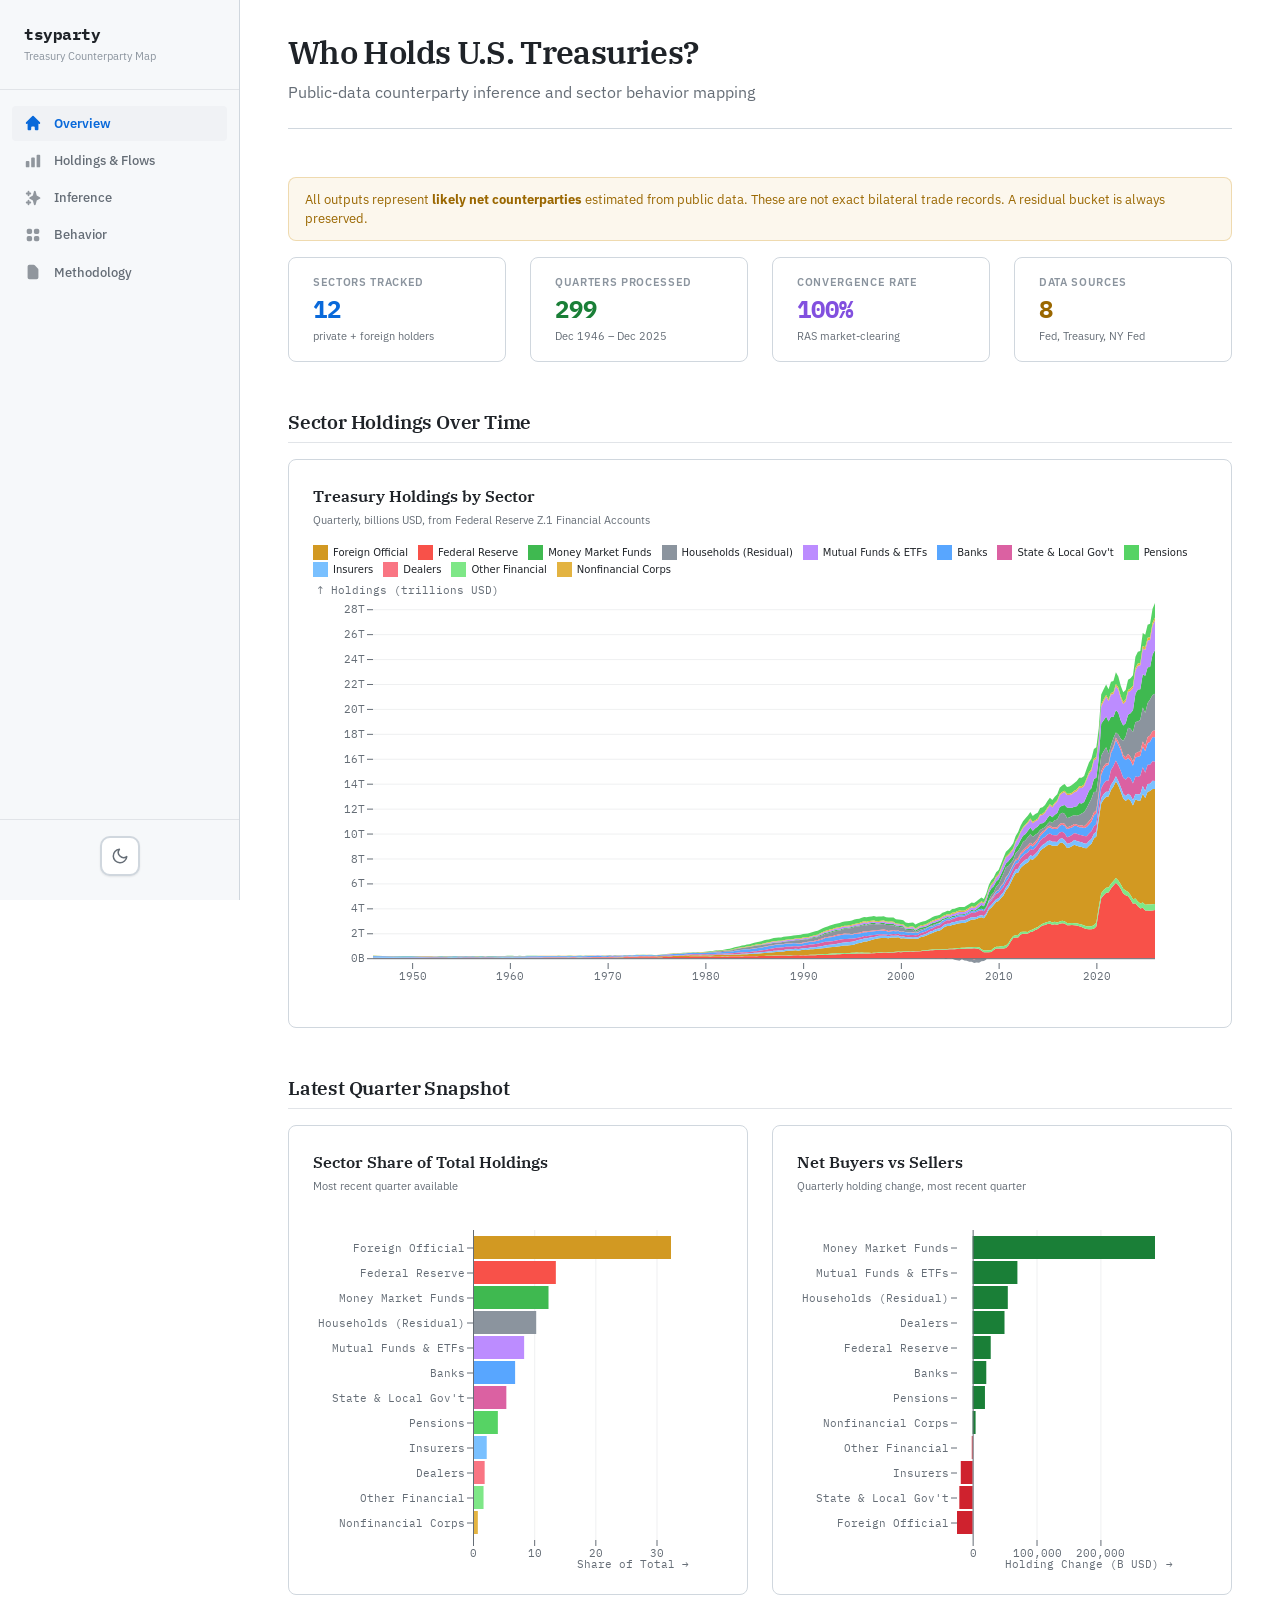
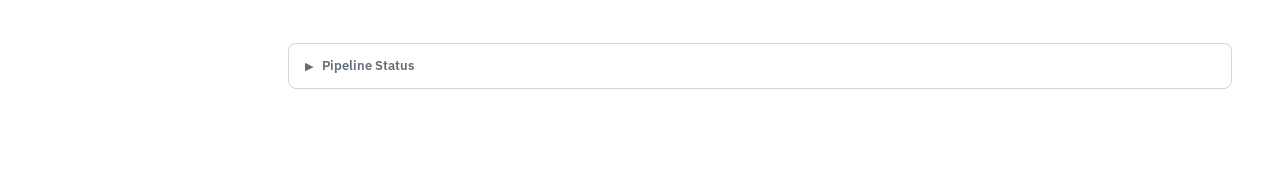
<file: site/index.html>
<!DOCTYPE html>
<html lang="en">
<head>
  <meta charset="utf-8">
  <meta name="viewport" content="width=device-width, initial-scale=1">
  <meta name="color-scheme" content="light dark">
  <meta name="theme-color" content="#0d1117" media="(prefers-color-scheme: dark)">
  <meta name="theme-color" content="#ffffff" media="(prefers-color-scheme: light)">
  <title>tsyparty — Treasury Counterparty Map</title>
  <link rel="preconnect" href="https://fonts.googleapis.com">
  <link rel="preconnect" href="https://fonts.gstatic.com" crossorigin>
  <link href="https://fonts.googleapis.com/css2?family=IBM+Plex+Mono:wght@400;500;600;700&family=IBM+Plex+Sans:wght@400;500;600;700&family=IBM+Plex+Serif:wght@400;600;700&display=swap" rel="stylesheet">
  <link rel="stylesheet" href="css/design-system.css">
  <link rel="stylesheet" href="css/components.css">
  <script src="js/theme.js"></script>
</head>
<body>
  <div class="page-wrapper">
    <nav class="sidebar">
      <div class="sidebar-brand">
        <h2>tsyparty</h2>
        <div class="brand-sub">Treasury Counterparty Map</div>
      </div>
      <ul class="nav-links">
        <li><a href="index.html" class="active">
          <svg class="nav-icon" viewBox="0 0 20 20" fill="currentColor"><path d="M10.707 2.293a1 1 0 00-1.414 0l-7 7a1 1 0 001.414 1.414L4 10.414V17a1 1 0 001 1h2a1 1 0 001-1v-2a1 1 0 011-1h2a1 1 0 011 1v2a1 1 0 001 1h2a1 1 0 001-1v-6.586l.293.293a1 1 0 001.414-1.414l-7-7z"/></svg>
          Overview
        </a></li>
        <li><a href="holdings.html">
          <svg class="nav-icon" viewBox="0 0 20 20" fill="currentColor"><path d="M2 11a1 1 0 011-1h2a1 1 0 011 1v5a1 1 0 01-1 1H3a1 1 0 01-1-1v-5zm6-4a1 1 0 011-1h2a1 1 0 011 1v9a1 1 0 01-1 1H9a1 1 0 01-1-1V7zm6-3a1 1 0 011-1h2a1 1 0 011 1v12a1 1 0 01-1 1h-2a1 1 0 01-1-1V4z"/></svg>
          Holdings & Flows
        </a></li>
        <li><a href="inference.html">
          <svg class="nav-icon" viewBox="0 0 20 20" fill="currentColor"><path fill-rule="evenodd" d="M5 2a1 1 0 011 1v1h1a1 1 0 010 2H6v1a1 1 0 01-2 0V6H3a1 1 0 010-2h1V3a1 1 0 011-1zm0 10a1 1 0 011 1v1h1a1 1 0 110 2H6v1a1 1 0 11-2 0v-1H3a1 1 0 110-2h1v-1a1 1 0 011-1zm7-10a1 1 0 01.967.744L14.146 7.2 17.5 9.134a1 1 0 010 1.732l-3.354 1.935-1.18 4.455a1 1 0 01-1.933 0L9.854 12.8 6.5 10.866a1 1 0 010-1.732l3.354-1.935 1.18-4.455A1 1 0 0112 2z" clip-rule="evenodd"/></svg>
          Inference
        </a></li>
        <li><a href="behavior.html">
          <svg class="nav-icon" viewBox="0 0 20 20" fill="currentColor"><path d="M5 3a2 2 0 00-2 2v2a2 2 0 002 2h2a2 2 0 002-2V5a2 2 0 00-2-2H5zm0 8a2 2 0 00-2 2v2a2 2 0 002 2h2a2 2 0 002-2v-2a2 2 0 00-2-2H5zm6-6a2 2 0 012-2h2a2 2 0 012 2v2a2 2 0 01-2 2h-2a2 2 0 01-2-2V5zm2 6a2 2 0 00-2 2v2a2 2 0 002 2h2a2 2 0 002-2v-2a2 2 0 00-2-2h-2z"/></svg>
          Behavior
        </a></li>
        <li><a href="methodology.html">
          <svg class="nav-icon" viewBox="0 0 20 20" fill="currentColor"><path fill-rule="evenodd" d="M4 4a2 2 0 012-2h4.586A2 2 0 0112 2.586L15.414 6A2 2 0 0116 7.414V16a2 2 0 01-2 2H6a2 2 0 01-2-2V4z" clip-rule="evenodd"/></svg>
          Methodology
        </a></li>
      </ul>
      <div class="sidebar-footer">
        <button class="theme-toggle" id="theme-toggle" onclick="toggleTheme()" aria-label="Toggle theme"></button>
      </div>
    </nav>

    <main class="main-content">
      <div class="page-header">
        <h1>Who Holds U.S. Treasuries?</h1>
        <p class="subtitle">Public-data counterparty inference and sector behavior mapping</p>
      </div>

      <div class="disclaimer mb-4">
        All outputs represent <strong>likely net counterparties</strong> estimated from public data.
        These are not exact bilateral trade records. A residual bucket is always preserved.
      </div>

      <!-- Metrics -->
      <div class="grid-4 section" id="metrics">
        <div class="metric-card">
          <div class="metric-label">Sectors Tracked</div>
          <div class="metric-value accent-blue" id="m-sectors">—</div>
          <div class="metric-sub">private + foreign holders</div>
        </div>
        <div class="metric-card">
          <div class="metric-label">Quarters Processed</div>
          <div class="metric-value accent-green" id="m-quarters">—</div>
          <div class="metric-sub" id="m-daterange">—</div>
        </div>
        <div class="metric-card">
          <div class="metric-label">Convergence Rate</div>
          <div class="metric-value accent-purple" id="m-convergence">—</div>
          <div class="metric-sub">RAS market-clearing</div>
        </div>
        <div class="metric-card">
          <div class="metric-label">Data Sources</div>
          <div class="metric-value accent-orange">8</div>
          <div class="metric-sub">Fed, Treasury, NY Fed</div>
        </div>
      </div>

      <!-- Holdings overview chart -->
      <div class="section">
        <h2 class="section-title">Sector Holdings Over Time</h2>
        <div class="chart-container">
          <div class="chart-title">Treasury Holdings by Sector</div>
          <div class="chart-subtitle">Quarterly, billions USD, from Federal Reserve Z.1 Financial Accounts</div>
          <div class="chart-area" id="holdings-chart">
            <div class="loading">Loading holdings data...</div>
          </div>
        </div>
      </div>

      <!-- Latest composition -->
      <div class="section">
        <h2 class="section-title">Latest Quarter Snapshot</h2>
        <div class="grid-2">
          <div class="chart-container">
            <div class="chart-title">Sector Share of Total Holdings</div>
            <div class="chart-subtitle">Most recent quarter available</div>
            <div class="chart-area" id="shares-chart">
              <div class="loading">Loading...</div>
            </div>
          </div>
          <div class="chart-container">
            <div class="chart-title">Net Buyers vs Sellers</div>
            <div class="chart-subtitle">Quarterly holding change, most recent quarter</div>
            <div class="chart-area" id="margins-chart">
              <div class="loading">Loading...</div>
            </div>
          </div>
        </div>
      </div>

      <!-- Pipeline status (collapsible) -->
      <div class="section">
        <details>
          <summary>Pipeline Status</summary>
          <div class="details-body">
            <div class="grid-2 mt-4">
              <div class="card">
                <div class="card-header">
                  <span class="card-title">Inference Pipeline</span>
                  <span class="badge" id="inf-badge">—</span>
                </div>
                <table class="data-table">
                  <tbody>
                    <tr><td>Build Time</td><td class="num" id="inf-time">—</td></tr>
                    <tr><td>Date Range</td><td class="num" id="inf-range">—</td></tr>
                    <tr><td>Quarters</td><td class="num" id="inf-quarters">—</td></tr>
                    <tr><td>Skipped</td><td class="num" id="inf-skipped">—</td></tr>
                    <tr><td>Output Framing</td><td class="num" id="inf-claims">—</td></tr>
                  </tbody>
                </table>
              </div>
              <div class="card">
                <div class="card-header">
                  <span class="card-title">Similarity Pipeline</span>
                  <span class="badge" id="sim-badge">—</span>
                </div>
                <table class="data-table">
                  <tbody>
                    <tr><td>Build Time</td><td class="num" id="sim-time">—</td></tr>
                    <tr><td>Date Range</td><td class="num" id="sim-range">—</td></tr>
                    <tr><td>Sectors</td><td class="num" id="sim-sectors">—</td></tr>
                    <tr><td>Targets Found</td><td class="num" id="sim-targets">—</td></tr>
                    <tr><td>Behavior Metric</td><td class="num" id="sim-metric">—</td></tr>
                  </tbody>
                </table>
              </div>
            </div>
          </div>
        </details>
      </div>

    </main>
  </div>

  <script src="vendor/d3.min.js"></script>
  <script src="vendor/plot.umd.min.js"></script>
  <script src="vendor/papaparse.min.js"></script>
  <script src="js/sector-colors.js"></script>
  <script src="js/data-loader.js"></script>
  <script>
  (async function() {
    // Load manifests
    const [infManifest, preferredSim] = await Promise.all([
      loadManifest("inference"),
      resolvePreferredSimilarityPipeline(),
    ]);
    const simManifest = preferredSim.manifest;

    // Inference status
    if (infManifest) {
      const badge = document.getElementById("inf-badge");
      badge.textContent = "OK";
      badge.className = "badge badge-ok";
      document.getElementById("inf-time").textContent = new Date(infManifest.build_timestamp).toLocaleString();
      const dr = infManifest.date_range || {};
      document.getElementById("inf-range").textContent = dr.min && dr.max ? `${fmtDate(dr.min)} – ${fmtDate(dr.max)}` : "—";
      document.getElementById("inf-quarters").textContent = infManifest.quarters_processed;
      document.getElementById("inf-skipped").textContent = infManifest.quarters_skipped;
      const CLAIMS_LABELS = { likely_net_counterparties: "Likely Net Counterparties" };
      document.getElementById("inf-claims").textContent = CLAIMS_LABELS[infManifest.claims_label] || infManifest.claims_label || "—";

      // Top metrics
      document.getElementById("m-quarters").textContent = infManifest.quarters_processed;
      document.getElementById("m-daterange").textContent = dr.min && dr.max ? `${fmtDate(dr.min)} – ${fmtDate(dr.max)}` : "";
    }

    // Similarity status
    if (simManifest) {
      const badge = document.getElementById("sim-badge");
      badge.textContent = simManifest.status === "ok" ? "OK" : simManifest.status.toUpperCase();
      badge.className = `badge badge-${simManifest.status === "ok" ? "ok" : "no-data"}`;
      document.getElementById("sim-time").textContent = new Date(simManifest.build_timestamp).toLocaleString();
      const dr = simManifest.date_range || {};
      document.getElementById("sim-range").textContent = dr.min && dr.max ? `${fmtDate(dr.min)} – ${fmtDate(dr.max)}` : "—";
      document.getElementById("sim-sectors").textContent = simManifest.n_sectors;
      document.getElementById("sim-targets").textContent = (simManifest.targets_found || []).map(t => pipelineSectorLabel(t, preferredSim.pipeline)).join(", ");
      document.getElementById("sim-metric").textContent = metricLabel(simManifest.headline_behavior_metric || simManifest.config?.distance_metric || "—");

      document.getElementById("m-sectors").textContent = simManifest.n_sectors;
    }

    // Convergence rate from diagnostics
    try {
      const diag = await loadPipelineFile("inference", "quarter_diagnostics.json");
      if (diag && diag.length > 0) {
        const cleared = diag.filter(d => d.market_clearing_passes).length;
        document.getElementById("m-convergence").textContent = pct(cleared / diag.length, 0);
      }
    } catch {}

    // Holdings stacked area
    try {
      const panel = await loadDerived("harmonized_panel.csv");
      const excludeSectors = ["_total", "_discrepancy"];

      // Pivot: date -> sector -> holdings
      const byDate = {};
      const sectors = new Set();
      for (const row of panel) {
        if (excludeSectors.includes(row.sector)) continue;
        if (!row.date || row.holdings == null) continue;
        const d = row.date;
        if (!byDate[d]) byDate[d] = {};
        byDate[d][row.sector] = (byDate[d][row.sector] || 0) + row.holdings;
        sectors.add(row.sector);
      }

      const dates = Object.keys(byDate).sort();
      const sectorList = [...sectors].sort((a, b) => {
        const aVal = byDate[dates[dates.length-1]]?.[a] || 0;
        const bVal = byDate[dates[dates.length-1]]?.[b] || 0;
        return bVal - aVal;
      });

      const stackData = [];
      for (const d of dates) {
        for (const s of sectorList) {
          stackData.push({ date: new Date(d), sector: s, label: sectorLabel(s), holdings: (byDate[d][s] || 0) / 1e3 });
        }
      }

      const chart = Plot.plot({
        width: Math.min(document.getElementById("holdings-chart").offsetWidth - 32, 1200),
        height: 420,
        marginLeft: 60,
        marginBottom: 40,
        marginRight: 20,
        x: { label: null, type: "time" },
        y: { label: "Holdings (trillions USD)", grid: true, tickFormat: d => d >= 1000 ? (d/1000).toFixed(0) + "T" : d.toFixed(0) + "B" },
        color: { domain: sectorList.map(s => sectorLabel(s)), range: sectorList.map(s => sectorColor(s)), legend: true },
        marks: [
          Plot.areaY(stackData, Plot.stackY({
            x: "date",
            y: "holdings",
            z: "label",
            fill: "label",
            order: "appearance",
            tip: { format: { x: d => fmtDate(d), y: d => fmt(d, 1) + "B" } },
          })),
          Plot.ruleY([0]),
        ],
        style: {
          background: "transparent",
          color: "var(--text-secondary)",
          fontSize: "11px",
          fontFamily: "var(--font-mono)",
        },
      });
      document.getElementById("holdings-chart").replaceChildren(chart);
    } catch (e) {
      document.getElementById("holdings-chart").innerHTML = `<div class="empty-state"><div class="empty-text">Could not load holdings: ${escapeHTML(e.message)}</div></div>`;
    }

    // Latest quarter shares (bar chart)
    try {
      const panel = await loadDerived("harmonized_panel.csv");
      const excludeSectors = ["_total", "_discrepancy"];
      const dates = [...new Set(panel.map(r => r.date))].sort();
      const latestDate = dates[dates.length - 1];
      const latest = panel.filter(r => r.date === latestDate && !excludeSectors.includes(r.sector));
      const total = latest.reduce((s, r) => s + (r.holdings || 0), 0);
      const shares = latest.map(r => ({
        sector: r.sector,
        share: (r.holdings || 0) / total,
        label: sectorLabel(r.sector),
      })).sort((a, b) => b.share - a.share);

      const chart = Plot.plot({
        width: Math.min(document.getElementById("shares-chart").offsetWidth - 32, 600),
        height: 360,
        marginLeft: 160,
        marginRight: 20,
        x: { label: "Share of Total", grid: true, percent: true },
        y: { label: null, domain: shares.map(d => d.label) },
        marks: [
          Plot.barX(shares, {
            x: "share",
            y: "label",
            fill: d => sectorColor(d.sector),
            tip: { format: { x: d => pct(d) } },
          }),
          Plot.ruleX([0]),
        ],
        style: { background: "transparent", color: "var(--text-secondary)", fontSize: "11px", fontFamily: "var(--font-mono)" },
      });
      document.getElementById("shares-chart").replaceChildren(chart);
    } catch (e) {
      document.getElementById("shares-chart").innerHTML = `<div class="empty-state"><div class="empty-text">${escapeHTML(e.message)}</div></div>`;
    }

    // Latest margins (buyers vs sellers)
    try {
      const changes = await loadOutputFile("baseline", "holding_changes.csv");
      const dates = [...new Set(changes.map(r => r.date))].sort();
      // Use the last 2 quarters to compute latest delta
      const latestDate = dates[dates.length - 1];
      const excludeSectors = ["_total", "_discrepancy"];
      const latest = changes.filter(r => r.date === latestDate && !excludeSectors.includes(r.sector));
      const data = latest
        .map(r => ({
          sector: r.sector,
          label: sectorLabel(r.sector),
          delta: r.delta_holdings || 0,
        }))
        .filter(d => d.delta != null && !isNaN(d.delta))
        .sort((a, b) => b.delta - a.delta);

      const chart = Plot.plot({
        width: Math.min(document.getElementById("margins-chart").offsetWidth - 32, 600),
        height: 360,
        marginLeft: 160,
        marginRight: 20,
        x: { label: "Holding Change (B USD)", grid: true },
        y: { label: null, domain: data.map(d => d.label) },
        color: { domain: [-1, 0, 1], range: [SECTOR_COLORS.dealers, "var(--text-muted)", SECTOR_COLORS.banks], type: "linear" },
        marks: [
          Plot.barX(data, {
            x: "delta",
            y: "label",
            fill: d => d.delta >= 0 ? "var(--accent-green)" : "var(--accent-red)",
            tip: { format: { x: d => fmt(d, 1) + "B" } },
          }),
          Plot.ruleX([0]),
        ],
        style: { background: "transparent", color: "var(--text-secondary)", fontSize: "11px", fontFamily: "var(--font-mono)" },
      });
      document.getElementById("margins-chart").replaceChildren(chart);
    } catch (e) {
      document.getElementById("margins-chart").innerHTML = `<div class="empty-state"><div class="empty-text">${escapeHTML(e.message)}</div></div>`;
    }
  })();
  </script>
</body>
</html>
</file>
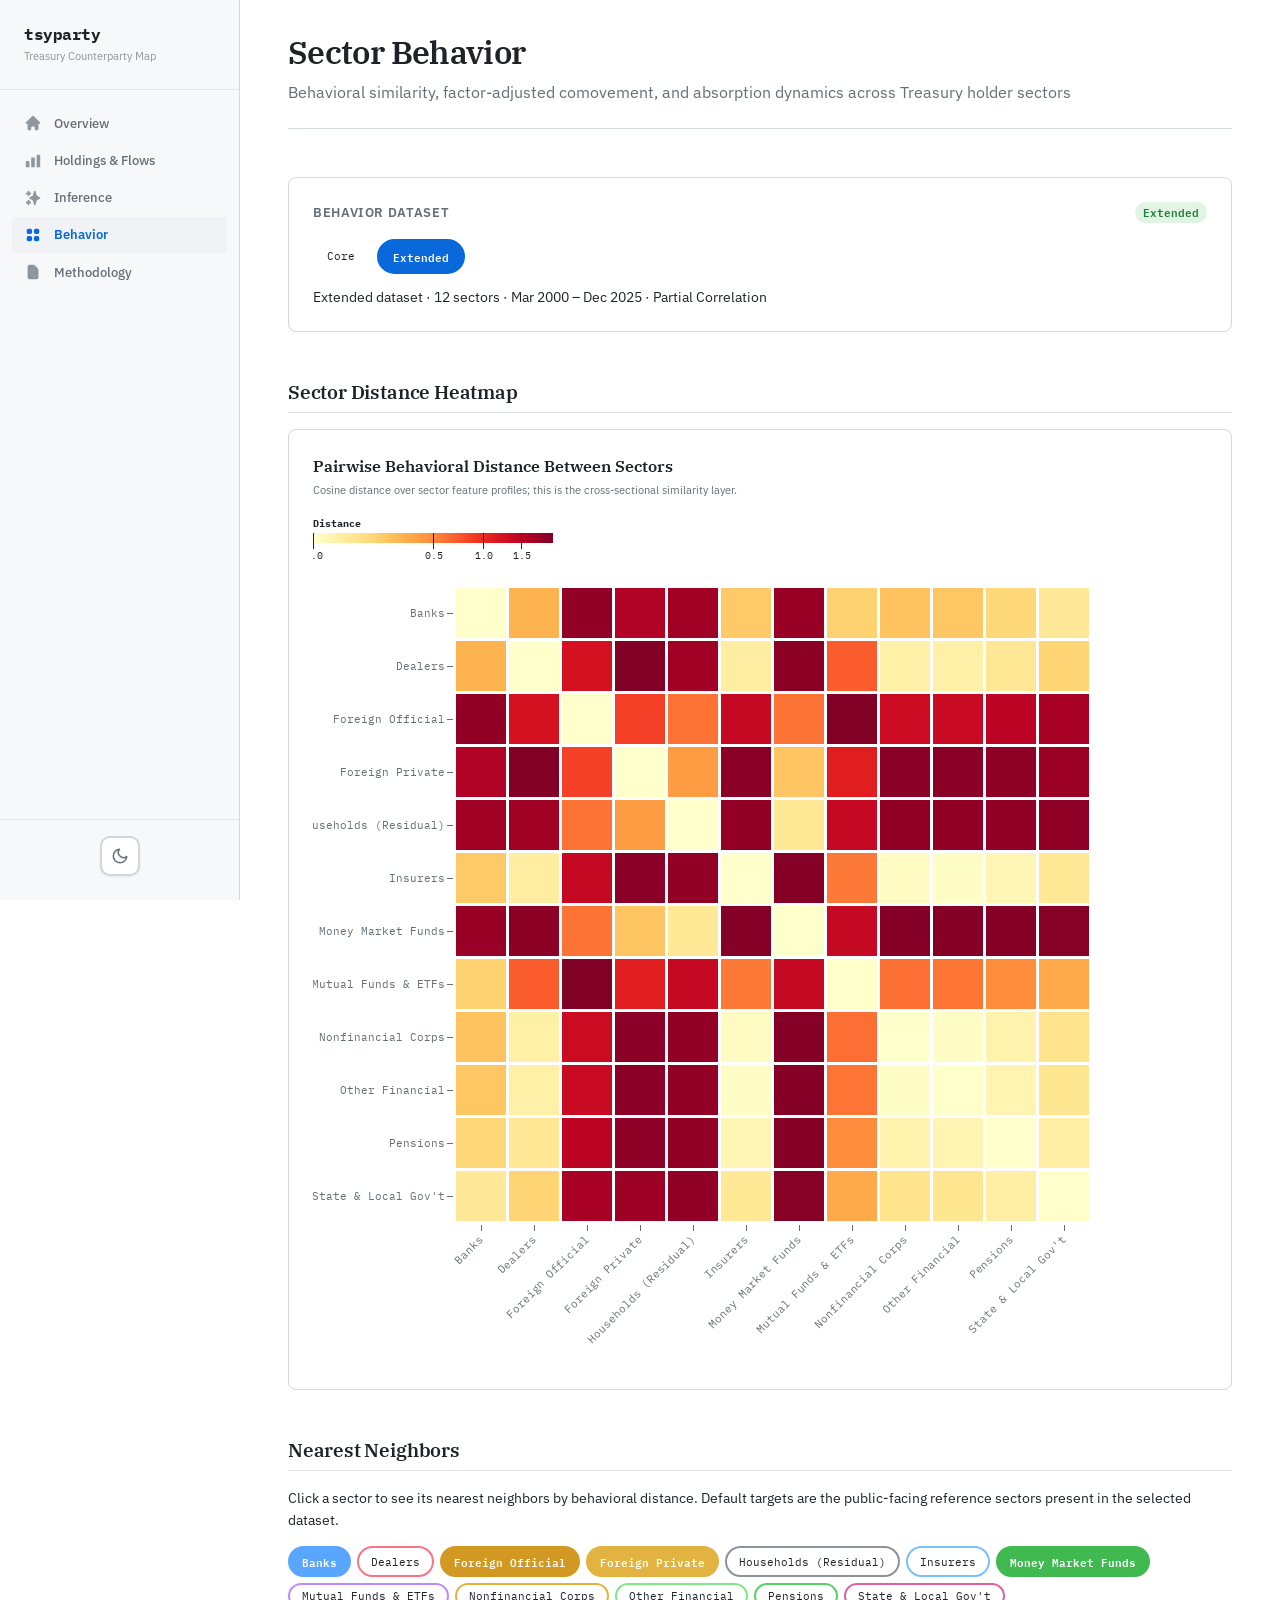
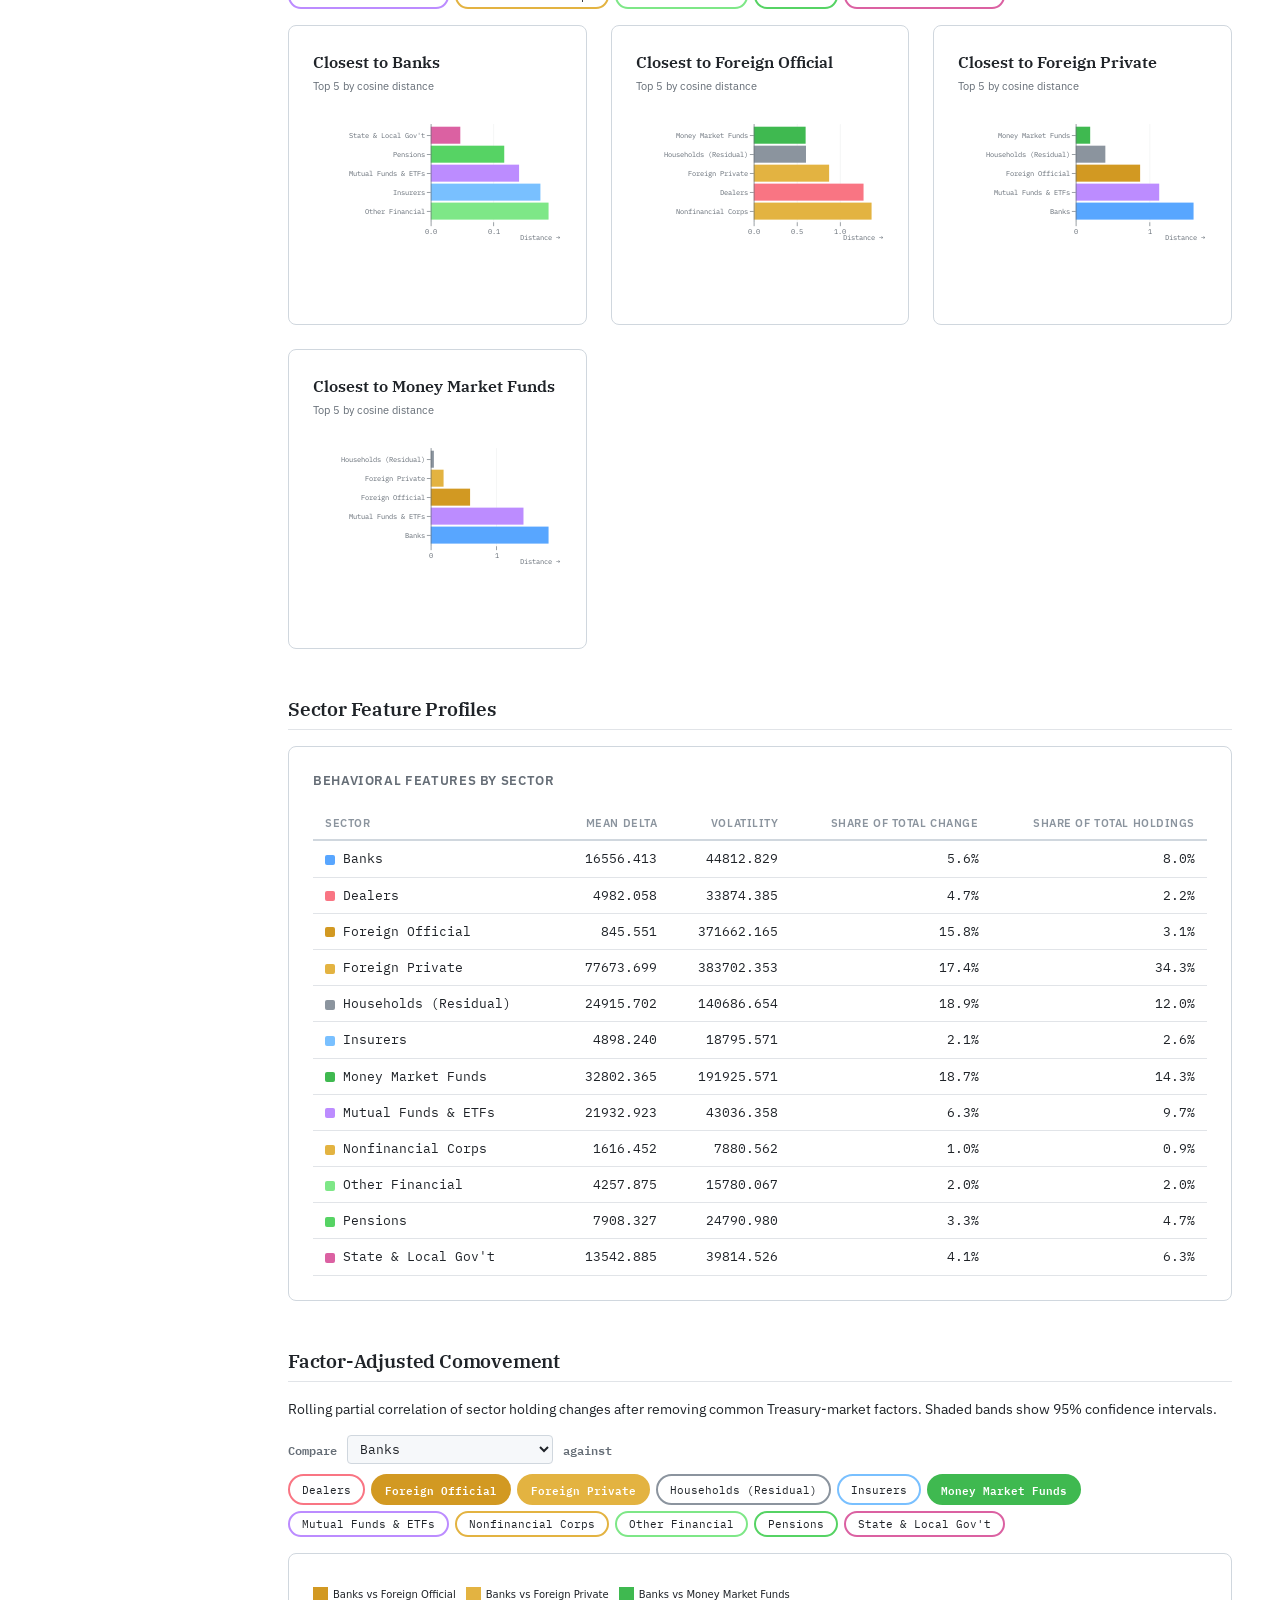
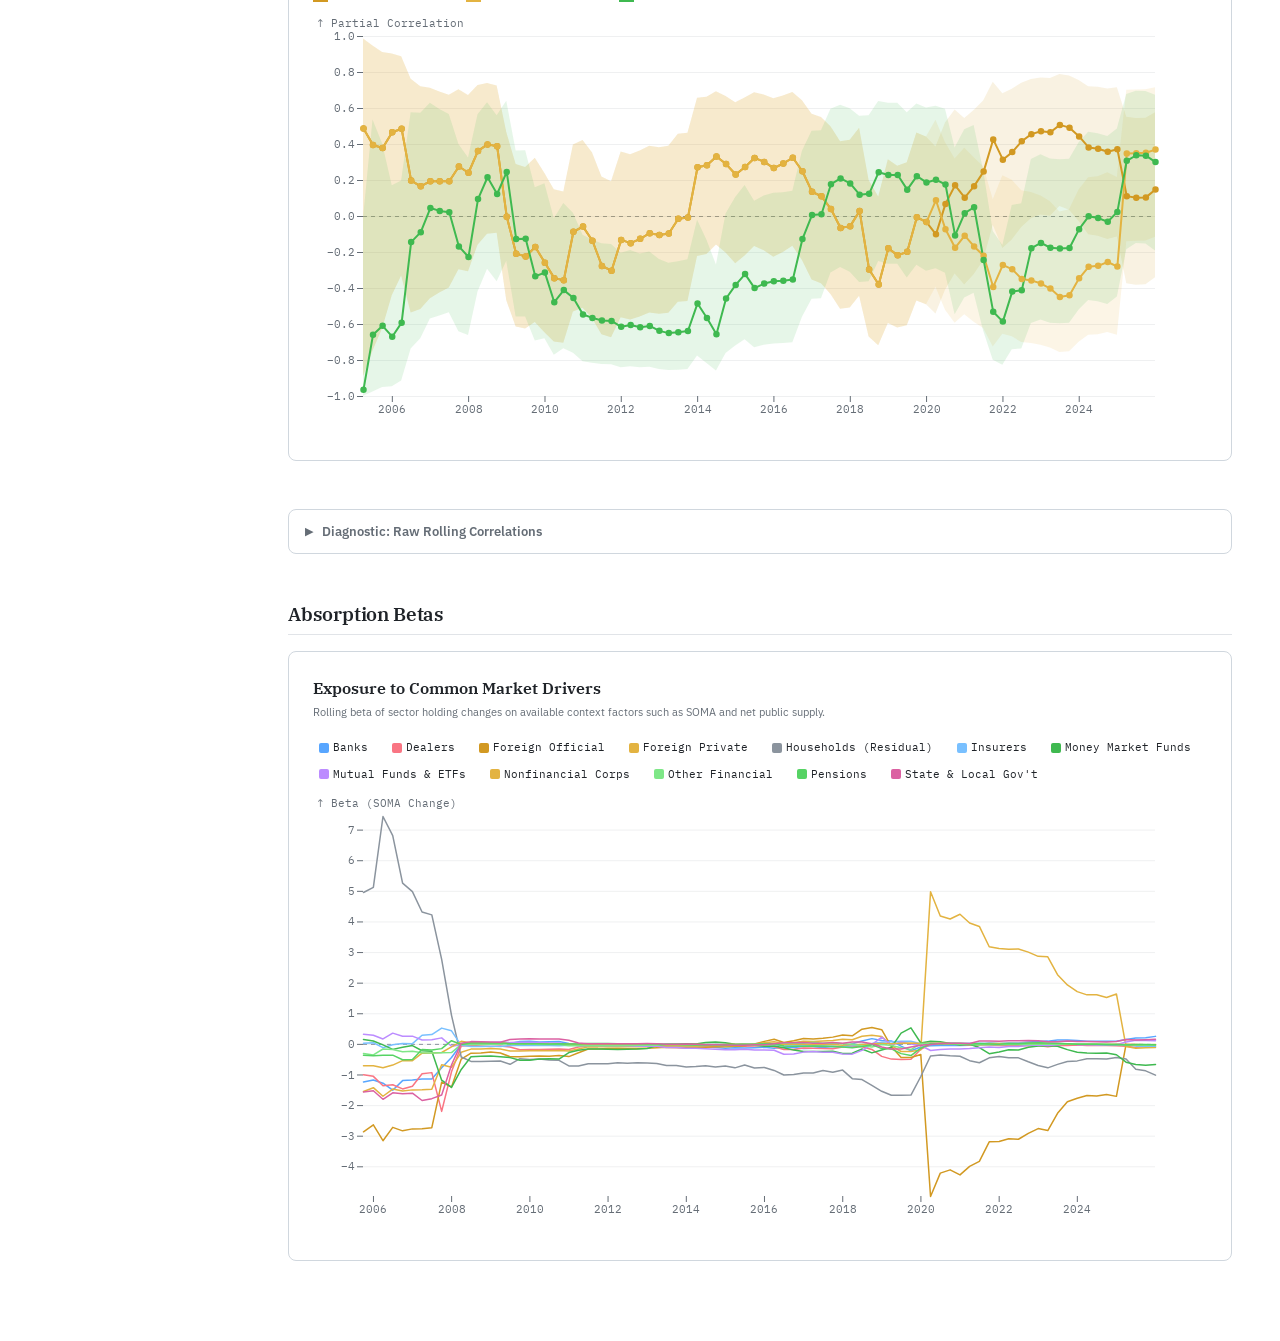
<file: site/behavior.html>
<!DOCTYPE html>
<html lang="en">
<head>
  <meta charset="utf-8">
  <meta name="viewport" content="width=device-width, initial-scale=1">
  <meta name="color-scheme" content="light dark">
  <meta name="theme-color" content="#0d1117" media="(prefers-color-scheme: dark)">
  <meta name="theme-color" content="#ffffff" media="(prefers-color-scheme: light)">
  <title>tsyparty — Sector Behavior</title>
  <link rel="preconnect" href="https://fonts.googleapis.com">
  <link rel="preconnect" href="https://fonts.gstatic.com" crossorigin>
  <link href="https://fonts.googleapis.com/css2?family=IBM+Plex+Mono:wght@400;500;600;700&family=IBM+Plex+Sans:wght@400;500;600;700&family=IBM+Plex+Serif:wght@400;600;700&display=swap" rel="stylesheet">
  <link rel="stylesheet" href="css/design-system.css">
  <link rel="stylesheet" href="css/components.css">
  <script src="js/theme.js"></script>
</head>
<body>
  <div class="page-wrapper">
    <nav class="sidebar">
      <div class="sidebar-brand"><h2>tsyparty</h2><div class="brand-sub">Treasury Counterparty Map</div></div>
      <ul class="nav-links">
        <li><a href="index.html"><svg class="nav-icon" viewBox="0 0 20 20" fill="currentColor"><path d="M10.707 2.293a1 1 0 00-1.414 0l-7 7a1 1 0 001.414 1.414L4 10.414V17a1 1 0 001 1h2a1 1 0 001-1v-2a1 1 0 011-1h2a1 1 0 011 1v2a1 1 0 001 1h2a1 1 0 001-1v-6.586l.293.293a1 1 0 001.414-1.414l-7-7z"/></svg>Overview</a></li>
        <li><a href="holdings.html"><svg class="nav-icon" viewBox="0 0 20 20" fill="currentColor"><path d="M2 11a1 1 0 011-1h2a1 1 0 011 1v5a1 1 0 01-1 1H3a1 1 0 01-1-1v-5zm6-4a1 1 0 011-1h2a1 1 0 011 1v9a1 1 0 01-1 1H9a1 1 0 01-1-1V7zm6-3a1 1 0 011-1h2a1 1 0 011 1v12a1 1 0 01-1 1h-2a1 1 0 01-1-1V4z"/></svg>Holdings & Flows</a></li>
        <li><a href="inference.html"><svg class="nav-icon" viewBox="0 0 20 20" fill="currentColor"><path fill-rule="evenodd" d="M5 2a1 1 0 011 1v1h1a1 1 0 010 2H6v1a1 1 0 01-2 0V6H3a1 1 0 010-2h1V3a1 1 0 011-1zm0 10a1 1 0 011 1v1h1a1 1 0 110 2H6v1a1 1 0 11-2 0v-1H3a1 1 0 110-2h1v-1a1 1 0 011-1zm7-10a1 1 0 01.967.744L14.146 7.2 17.5 9.134a1 1 0 010 1.732l-3.354 1.935-1.18 4.455a1 1 0 01-1.933 0L9.854 12.8 6.5 10.866a1 1 0 010-1.732l3.354-1.935 1.18-4.455A1 1 0 0112 2z" clip-rule="evenodd"/></svg>Inference</a></li>
        <li><a href="behavior.html" class="active"><svg class="nav-icon" viewBox="0 0 20 20" fill="currentColor"><path d="M5 3a2 2 0 00-2 2v2a2 2 0 002 2h2a2 2 0 002-2V5a2 2 0 00-2-2H5zm0 8a2 2 0 00-2 2v2a2 2 0 002 2h2a2 2 0 002-2v-2a2 2 0 00-2-2H5zm6-6a2 2 0 012-2h2a2 2 0 012 2v2a2 2 0 01-2 2h-2a2 2 0 01-2-2V5zm2 6a2 2 0 00-2 2v2a2 2 0 002 2h2a2 2 0 002-2v-2a2 2 0 00-2-2h-2z"/></svg>Behavior</a></li>
        <li><a href="methodology.html"><svg class="nav-icon" viewBox="0 0 20 20" fill="currentColor"><path fill-rule="evenodd" d="M4 4a2 2 0 012-2h4.586A2 2 0 0112 2.586L15.414 6A2 2 0 0116 7.414V16a2 2 0 01-2 2H6a2 2 0 01-2-2V4z" clip-rule="evenodd"/></svg>Methodology</a></li>
      </ul>
      <div class="sidebar-footer"><button class="theme-toggle" id="theme-toggle" onclick="toggleTheme()" aria-label="Toggle theme"></button></div>
    </nav>

    <main class="main-content">
      <div class="page-header">
        <h1>Sector Behavior</h1>
        <p class="subtitle">Behavioral similarity, factor-adjusted comovement, and absorption dynamics across Treasury holder sectors</p>
      </div>

      <div class="section">
        <div class="card">
          <div class="card-header">
            <span class="card-title">Behavior Dataset</span>
            <span class="badge badge-ok" id="dataset-badge">—</span>
          </div>
          <div style="display:flex;gap:8px;flex-wrap:wrap;margin-bottom:12px;" id="dataset-toggle"></div>
          <div class="chart-subtitle" id="dataset-note">Loading preferred dataset...</div>
        </div>
      </div>

      <div class="section">
        <h2 class="section-title">Sector Distance Heatmap</h2>
        <div class="chart-container">
          <div class="chart-title">Pairwise Behavioral Distance Between Sectors</div>
          <div class="chart-subtitle">Cosine distance over sector feature profiles; this is the cross-sectional similarity layer.</div>
          <div class="chart-area" id="heatmap-chart">
            <div class="loading">Loading distance matrix...</div>
          </div>
        </div>
      </div>

      <div class="section">
        <h2 class="section-title">Nearest Neighbors</h2>
        <div class="chart-subtitle mb-4">Click a sector to see its nearest neighbors by behavioral distance. Default targets are the public-facing reference sectors present in the selected dataset.</div>
        <div id="nn-pills" style="display:flex;flex-wrap:wrap;gap:6px;margin-bottom:16px;"></div>
        <div id="nn-charts" class="grid-3"></div>
      </div>

      <div class="section">
        <h2 class="section-title">Sector Feature Profiles</h2>
        <div class="card">
          <div class="card-header">
            <span class="card-title">Behavioral Features by Sector</span>
          </div>
          <div id="features-table">
            <div class="loading">Loading sector features...</div>
          </div>
        </div>
      </div>

      <div class="section">
        <h2 class="section-title">Factor-Adjusted Comovement</h2>
        <div class="chart-subtitle mb-4">Rolling partial correlation of sector holding changes after removing common Treasury-market factors. Shaded bands show 95% confidence intervals.</div>
        <div id="comove-controls" style="display:flex;align-items:center;gap:10px;flex-wrap:wrap;margin-bottom:10px;">
          <span style="font-size:12px;font-family:var(--font-mono);color:var(--text-secondary);font-weight:600;">Compare</span>
          <select id="comove-ref"></select>
          <span style="font-size:12px;font-family:var(--font-mono);color:var(--text-secondary);font-weight:600;">against</span>
        </div>
        <div id="comove-pills" style="display:flex;flex-wrap:wrap;gap:6px;margin-bottom:16px;"></div>
        <div class="chart-container">
          <div class="chart-area" id="comove-chart">
            <div class="loading">Loading factor-adjusted comovement...</div>
          </div>
        </div>
      </div>

      <div class="section">
        <details>
          <summary>Diagnostic: Raw Rolling Correlations</summary>
          <div class="details-body">
            <div class="chart-subtitle mb-4">Back-compat diagnostic artifact on raw quarterly holding changes for configured target pairs only. This is not the public headline metric.</div>
            <div id="raw-corr-pills" style="display:flex;flex-wrap:wrap;gap:6px;margin-bottom:16px;"></div>
            <div class="chart-container">
              <div class="chart-area" id="raw-corr-chart">
                <div class="loading">Loading raw rolling correlations...</div>
              </div>
            </div>
          </div>
        </details>
      </div>

      <div class="section">
        <h2 class="section-title">Absorption Betas</h2>
        <div class="chart-container">
          <div class="chart-title">Exposure to Common Market Drivers</div>
          <div class="chart-subtitle">Rolling beta of sector holding changes on available context factors such as SOMA and net public supply.</div>
          <div class="chart-area" id="beta-chart">
            <div class="loading">Loading absorption betas...</div>
          </div>
        </div>
      </div>
    </main>
  </div>

  <script src="vendor/d3.min.js"></script>
  <script src="vendor/plot.umd.min.js"></script>
  <script src="vendor/papaparse.min.js"></script>
  <script src="js/sector-colors.js"></script>
  <script src="js/data-loader.js"></script>
  <script>
  (async function() {
    const chartStyle = {
      background: "transparent",
      color: "var(--text-secondary)",
      fontSize: "11px",
      fontFamily: "var(--font-mono)",
    };

    const manifests = {
      similarity: await loadManifest("similarity"),
      similarity_enriched: await loadManifest("similarity_enriched"),
    };
    const preferred = await resolvePreferredSimilarityPipeline();
    let activePipeline = preferred.pipeline;

    function activeManifest() {
      return manifests[activePipeline];
    }

    function activeSectorLabel(sector) {
      return pipelineSectorLabel(sector, activePipeline);
    }

    function pipelineLabel(pipeline) {
      return pipeline === "similarity_enriched" ? "Extended" : "Core";
    }

    function setNoDataState(message) {
      const msg = `<div class="empty-state"><div class="empty-text">${message}</div></div>`;
      document.getElementById("heatmap-chart").innerHTML = msg;
      document.getElementById("nn-charts").innerHTML = msg;
      document.getElementById("features-table").innerHTML = msg;
      document.getElementById("comove-chart").innerHTML = msg;
      document.getElementById("raw-corr-chart").innerHTML = msg;
      document.getElementById("beta-chart").innerHTML = msg;
    }

    function renderDatasetToggle() {
      const container = document.getElementById("dataset-toggle");
      container.innerHTML = "";
      for (const pipeline of ["similarity", "similarity_enriched"]) {
        const manifest = manifests[pipeline];
        const available = manifest && manifest.status === "ok";
        const button = document.createElement("button");
        const active = pipeline === activePipeline;
        button.textContent = pipelineLabel(pipeline);
        button.disabled = !available;
        button.style.cssText = `
          padding:6px 14px;border-radius:9999px;font-size:11px;font-family:var(--font-mono);
          cursor:${available ? "pointer" : "default"};border:2px solid ${active ? "var(--accent-blue)" : "var(--border-muted)"};
          background:${active ? "var(--accent-blue)" : "transparent"};
          color:${active ? "#fff" : "var(--text-primary)"};
          opacity:${available ? "1" : "0.45"};
          font-weight:${active ? "600" : "400"};
        `;
        if (available) {
          button.addEventListener("click", () => {
            activePipeline = pipeline;
            renderDatasetToggle();
            renderAll().catch((err) => console.error(err));
          });
        }
        container.appendChild(button);
      }

      const manifest = activeManifest();
      const badge = document.getElementById("dataset-badge");
      const status = manifest?.status;
      if (status === "ok") {
        badge.textContent = pipelineLabel(activePipeline);
        badge.className = "badge badge-ok";
      } else if (status === "no_data") {
        badge.textContent = "No Data";
        badge.className = "badge badge-no-data";
      } else {
        badge.textContent = "Unavailable";
        badge.className = "badge badge-no-data";
      }

      const dateRange = manifest?.date_range || {};
      const sectors = manifest?.n_sectors ?? "—";
      const metric = manifest?.headline_behavior_metric ? metricLabel(manifest.headline_behavior_metric) : "—";
      const rangeLabel = dateRange.min && dateRange.max ? `${fmtDate(dateRange.min)} – ${fmtDate(dateRange.max)}` : "—";
      document.getElementById("dataset-note").textContent = status === "ok"
        ? `${pipelineLabel(activePipeline)} dataset · ${sectors} sectors · ${rangeLabel} · ${metric}`
        : `${pipelineLabel(activePipeline)} dataset · ${status === "no_data" ? "No data available" : "Unavailable"}`;
    }

    if (!activeManifest() || activeManifest().status === "no_data") {
      renderDatasetToggle();
      setNoDataState("Similarity pipeline has not been run yet. No behavior data available.");
      return;
    }

    function getDefaultSelected(sectors) {
      const defaults = ["banks", "foreigners_official", "foreigners_private", "money_market_funds"];
      const selected = defaults.filter((sector) => sectors.includes(sector));
      return new Set(selected.length > 0 ? selected : sectors.slice(0, Math.min(3, sectors.length)));
    }

    async function renderHeatmap() {
      try {
        const raw = await loadPipelineFile(activePipeline, "sector_distance_matrix.csv");
        const colNames = Object.keys(raw[0] || {});
        const indexCol = colNames[0];
        const sectorNames = raw.map((row) => row[indexCol]);
        const cells = [];
        for (const row of raw) {
          const rowSector = row[indexCol];
          for (const colSector of sectorNames) {
            cells.push({
              x: colSector,
              y: rowSector,
              distance: +row[colSector],
            });
          }
        }

        const maxDist = d3.max(cells, (d) => d.distance);
        const chartWidth = Math.min(document.getElementById("heatmap-chart").offsetWidth - 32, 800);
        const chart = Plot.plot({
          width: chartWidth,
          height: chartWidth,
          marginLeft: 140,
          marginBottom: 140,
          marginTop: 20,
          marginRight: 20,
          x: {
            label: null,
            domain: sectorNames,
            tickFormat: (d) => activeSectorLabel(d),
            tickRotate: -45,
            padding: 0.05,
          },
          y: {
            label: null,
            domain: sectorNames,
            tickFormat: (d) => activeSectorLabel(d),
            padding: 0.05,
          },
          color: {
            type: "sqrt",
            scheme: "YlOrRd",
            domain: [0, maxDist],
            label: "Distance",
            legend: true,
          },
          marks: [
            Plot.cell(cells, {
              x: "x",
              y: "y",
              fill: "distance",
              tip: {
                format: {
                  x: (d) => activeSectorLabel(d),
                  y: (d) => activeSectorLabel(d),
                  fill: (d) => d.toFixed(3),
                },
              },
            }),
          ],
          style: chartStyle,
        });
        document.getElementById("heatmap-chart").replaceChildren(chart);
      } catch (e) {
        document.getElementById("heatmap-chart").innerHTML = `<div class="empty-state"><div class="empty-text">Could not load distance heatmap: ${escapeHTML(e.message)}</div></div>`;
      }
    }

    async function renderNearestNeighbors() {
      try {
        const distRaw = await loadPipelineFile(activePipeline, "sector_distance_matrix.csv");
        const distColNames = Object.keys(distRaw[0] || {});
        const indexCol = distColNames[0];
        const sectors = distRaw.map((row) => row[indexCol]);
        const distMap = {};
        for (const row of distRaw) {
          const src = row[indexCol];
          distMap[src] = {};
          for (const col of sectors) {
            distMap[src][col] = +row[col] || 0;
          }
        }

        const selected = getDefaultSelected(sectors);
        const pills = document.getElementById("nn-pills");
        const charts = document.getElementById("nn-charts");

        function renderPills() {
          pills.innerHTML = "";
          for (const sector of sectors) {
            const active = selected.has(sector);
            const button = document.createElement("button");
            button.textContent = activeSectorLabel(sector);
            button.style.cssText = `
              padding:4px 12px;border-radius:9999px;font-size:11px;font-family:var(--font-mono);
              cursor:pointer;border:2px solid ${sectorColor(sector)};transition:all 0.15s;
              background:${active ? sectorColor(sector) : "transparent"};
              color:${active ? "#fff" : "var(--text-primary)"};
              font-weight:${active ? "600" : "400"};
            `;
            button.addEventListener("click", () => {
              if (selected.has(sector)) {
                selected.delete(sector);
              } else {
                selected.add(sector);
              }
              renderPills();
              renderCharts();
            });
            pills.appendChild(button);
          }
        }

        function renderCharts() {
          charts.innerHTML = "";
          const count = selected.size;
          charts.style.gridTemplateColumns = count <= 2 ? `repeat(${count || 1}, 1fr)` :
            count === 3 ? "repeat(3, 1fr)" : "repeat(auto-fill, minmax(280px, 1fr))";

          for (const target of selected) {
            const neighbors = sectors
              .filter((sector) => sector !== target)
              .map((sector) => ({ sector, label: activeSectorLabel(sector), distance: distMap[target][sector] }))
              .sort((a, b) => a.distance - b.distance)
              .slice(0, 5);

            const card = document.createElement("div");
            card.className = "chart-container";
            card.innerHTML = `<div class="chart-title">Closest to ${escapeHTML(activeSectorLabel(target))}</div><div class="chart-subtitle">Top 5 by cosine distance</div>`;
            const chartArea = document.createElement("div");
            chartArea.className = "chart-area";
            const chart = Plot.plot({
              width: 380,
              height: Math.max(180, neighbors.length * 30 + 50),
              marginLeft: 180,
              marginRight: 20,
              x: { label: "Distance", grid: true },
              y: { label: null, domain: neighbors.map((d) => d.label) },
              marks: [
                Plot.barX(neighbors, {
                  x: "distance",
                  y: "label",
                  fill: (d) => sectorColor(d.sector),
                  tip: { format: { x: (d) => d.toFixed(3), y: true } },
                  sort: { y: "x" },
                }),
                Plot.ruleX([0]),
              ],
              style: chartStyle,
            });
            chartArea.appendChild(chart);
            card.appendChild(chartArea);
            charts.appendChild(card);
          }

          if (selected.size === 0) {
            charts.innerHTML = '<div class="empty-state"><div class="empty-text">Select a sector above to see its nearest neighbors.</div></div>';
          }
        }

        renderPills();
        renderCharts();
      } catch (e) {
        document.getElementById("nn-charts").innerHTML = `<div class="empty-state"><div class="empty-text">Could not load distance data: ${escapeHTML(e.message)}</div></div>`;
      }
    }

    async function renderFeatures() {
      try {
        const raw = await loadPipelineFile(activePipeline, "sector_features.csv");
        const colNames = Object.keys(raw[0] || {});
        const indexCol = colNames[0];
        const featureCols = colNames.filter((col) => col !== indexCol);
        let html = '<table class="data-table"><thead><tr><th>Sector</th>';
        for (const col of featureCols) {
          const label = col.replace(/_/g, " ").replace(/\b\w/g, (c) => c.toUpperCase());
          html += `<th class="num">${escapeHTML(label)}</th>`;
        }
        html += "</tr></thead><tbody>";
        const sorted = [...raw].sort((a, b) => activeSectorLabel(a[indexCol]).localeCompare(activeSectorLabel(b[indexCol])));
        for (const row of sorted) {
          const sector = row[indexCol];
          html += '<tr>';
          html += `<td style="white-space:nowrap"><span style="display:inline-block;width:10px;height:10px;border-radius:2px;background:${escapeHTML(sectorColor(sector))};margin-right:8px;vertical-align:middle"></span>${escapeHTML(activeSectorLabel(sector))}</td>`;
          for (const col of featureCols) {
            const value = row[col];
            if (col.includes("share")) {
              html += `<td class="num">${pct(value, 1)}</td>`;
            } else {
              html += `<td class="num">${value != null && !isNaN(value) ? Number(value).toFixed(3) : "—"}</td>`;
            }
          }
          html += "</tr>";
        }
        html += "</tbody></table>";
        document.getElementById("features-table").innerHTML = html;
      } catch (e) {
        document.getElementById("features-table").innerHTML = `<div class="empty-state"><div class="empty-text">Could not load sector features: ${escapeHTML(e.message)}</div></div>`;
      }
    }

    async function renderComovement() {
      try {
        const raw = await loadPipelineFile(activePipeline, "rolling_comovement.csv");
        if (!raw || raw.length === 0) throw new Error("No comovement data");

        const sectors = [...new Set(raw.flatMap((row) => [row.sector_1, row.sector_2]).filter(Boolean))].sort();
        const refSelect = document.getElementById("comove-ref");
        const pills = document.getElementById("comove-pills");
        const container = document.getElementById("comove-chart");

        // Populate reference dropdown
        const prevRef = refSelect.value;
        refSelect.innerHTML = "";
        const defaultRef = sectors.includes(prevRef) ? prevRef
          : sectors.includes("banks") ? "banks" : sectors[0];
        for (const s of sectors) {
          const opt = document.createElement("option");
          opt.value = s;
          opt.textContent = activeSectorLabel(s);
          if (s === defaultRef) opt.selected = true;
          refSelect.appendChild(opt);
        }

        // Default comparison sectors
        const defaultComps = ["foreigners_official", "foreigners_private", "money_market_funds"];
        const selected = new Set(defaultComps.filter(s => sectors.includes(s) && s !== defaultRef));
        if (selected.size === 0) {
          for (const s of sectors.filter(s => s !== defaultRef).slice(0, 3)) selected.add(s);
        }

        function getRef() { return refSelect.value; }

        function findPairRows(ref, comp) {
          return raw.filter(row =>
            (row.sector_1 === ref && row.sector_2 === comp) ||
            (row.sector_1 === comp && row.sector_2 === ref)
          );
        }

        function renderPills() {
          pills.innerHTML = "";
          const ref = getRef();
          for (const sector of sectors) {
            if (sector === ref) continue;
            const active = selected.has(sector);
            const button = document.createElement("button");
            button.textContent = activeSectorLabel(sector);
            button.style.cssText = `
              padding:4px 12px;border-radius:9999px;font-size:11px;font-family:var(--font-mono);
              cursor:pointer;border:2px solid ${sectorColor(sector)};transition:all 0.15s;
              background:${active ? sectorColor(sector) : "transparent"};
              color:${active ? "#fff" : "var(--text-primary)"};
              font-weight:${active ? "600" : "400"};
            `;
            button.addEventListener("click", () => {
              if (selected.has(sector)) selected.delete(sector);
              else selected.add(sector);
              renderPills();
              renderChart();
            });
            pills.appendChild(button);
          }
        }

        function renderChart() {
          const ref = getRef();
          const comps = [...selected].filter(s => s !== ref);

          if (comps.length === 0) {
            container.innerHTML = '<div class="empty-state"><div class="empty-text">Select at least one sector to compare against.</div></div>';
            return;
          }

          const allRows = [];
          const pairToComp = {};
          for (const comp of comps) {
            const pairRows = findPairRows(ref, comp);
            const pairName = `${activeSectorLabel(ref)} vs ${activeSectorLabel(comp)}`;
            pairToComp[pairName] = comp;
            for (const row of pairRows) {
              const v = +row.value, lo = +row.ci_low, hi = +row.ci_high;
              if (isNaN(v)) continue;
              allRows.push({
                date: new Date(row.date),
                value: v,
                ci_low: isNaN(lo) ? v : lo,
                ci_high: isNaN(hi) ? v : hi,
                pair: pairName,
                comp: comp,
                significant: row.significant === true || row.significant === "true",
                n_obs: +row.n_obs,
                q_value: row.q_value == null || row.q_value === "" ? null : +row.q_value,
              });
            }
          }

          if (allRows.length === 0) {
            container.innerHTML = '<div class="empty-state"><div class="empty-text">No data available for these pairs.</div></div>';
            return;
          }

          const pairList = [...new Set(allRows.map(r => r.pair))].sort();
          const colorRange = pairList.map(p => sectorColor(pairToComp[p]));

          const chart = Plot.plot({
            width: Math.min(container.offsetWidth - 32, 1200),
            height: 420,
            marginLeft: 50,
            marginBottom: 40,
            marginRight: 20,
            x: { label: null, type: "time" },
            y: { label: "Partial Correlation", grid: true, domain: [-1, 1] },
            color: { domain: pairList, range: colorRange, legend: true },
            marks: [
              Plot.ruleY([0], { stroke: "var(--text-muted)", strokeDasharray: "4,4" }),
              Plot.areaY(allRows, {
                x: "date",
                y1: "ci_low",
                y2: "ci_high",
                fill: "pair",
                fillOpacity: 0.13,
                z: "pair",
              }),
              Plot.lineY(allRows, {
                x: "date",
                y: "value",
                stroke: "pair",
                strokeWidth: 2,
              }),
              Plot.dot(allRows, {
                x: "date",
                y: "value",
                stroke: "pair",
                fill: "pair",
                r: 2.5,
                title: (row) => [
                  row.pair,
                  `Date: ${fmtDate(row.date)}`,
                  `Correlation: ${row.value.toFixed(3)}`,
                  `95% CI: [${row.ci_low.toFixed(3)}, ${row.ci_high.toFixed(3)}]`,
                  row.significant ? "Significant" : "Not significant",
                ].join("\n"),
                tip: true,
              }),
            ],
            style: chartStyle,
          });
          container.replaceChildren(chart);
        }

        refSelect.onchange = () => {
          selected.delete(getRef());
          renderPills();
          renderChart();
        };

        renderPills();
        renderChart();
      } catch (e) {
        document.getElementById("comove-chart").innerHTML = `<div class="empty-state"><div class="empty-text">Could not load factor-adjusted comovement: ${escapeHTML(e.message)}</div></div>`;
      }
    }

    async function renderRawCorrelations() {
      try {
        const raw = await loadPipelineFile(activePipeline, "rolling_correlations.csv");
        if (!raw || raw.length === 0) throw new Error("No raw correlation data");

        const corrCols = Object.keys(raw[0]).filter((col) => col !== "" && col.includes("_vs_"));
        const sectors = [...new Set(corrCols.flatMap((col) => col.split("_vs_").map((part) => part.trim())))].sort();
        const selected = getDefaultSelected(sectors);
        const pills = document.getElementById("raw-corr-pills");
        const container = document.getElementById("raw-corr-chart");

        function renderPills() {
          pills.innerHTML = "";
          for (const sector of sectors) {
            const active = selected.has(sector);
            const button = document.createElement("button");
            button.textContent = activeSectorLabel(sector);
            button.style.cssText = `
              padding:4px 12px;border-radius:9999px;font-size:11px;font-family:var(--font-mono);
              cursor:pointer;border:2px solid ${sectorColor(sector)};transition:all 0.15s;
              background:${active ? sectorColor(sector) : "transparent"};
              color:${active ? "#fff" : "var(--text-primary)"};
              font-weight:${active ? "600" : "400"};
            `;
            button.addEventListener("click", () => {
              if (selected.has(sector)) {
                selected.delete(sector);
              } else {
                selected.add(sector);
              }
              renderPills();
              renderChart();
            });
            pills.appendChild(button);
          }
        }

        function renderChart() {
          const activeCols = corrCols.filter((col) => col.split("_vs_").every((part) => selected.has(part.trim())));
          if (activeCols.length === 0) {
            container.innerHTML = '<div class="empty-state"><div class="empty-text">Select at least two sectors to see raw target-pair correlations.</div></div>';
            return;
          }

          const longData = [];
          for (const row of raw) {
            const dateStr = row.date || row[""] || row[Object.keys(row)[0]];
            if (!dateStr) continue;
            for (const col of activeCols) {
              const value = +row[col];
              if (isNaN(value)) continue;
              longData.push({
                date: new Date(dateStr),
                pair: col.split("_vs_").map((sector) => activeSectorLabel(sector.trim())).join(" vs "),
                correlation: value,
              });
            }
          }

          const pairs = [...new Set(longData.map((row) => row.pair))].sort();
          const pairColors = ["#58a6ff", "#3fb950", "#d29922", "#f85149", "#bc8cff", "#56d4dd", "#db61a2", "#79c0ff", "#7ee787"];
          const chart = Plot.plot({
            width: Math.min(container.offsetWidth - 32, 1200),
            height: 360,
            marginLeft: 50,
            marginBottom: 40,
            marginRight: 20,
            x: { label: null, type: "time" },
            y: { label: "Correlation", grid: true, domain: [-1, 1] },
            color: { domain: pairs, range: pairColors.slice(0, pairs.length), legend: true },
            marks: [
              Plot.ruleY([0], { stroke: "var(--text-muted)", strokeDasharray: "4,4" }),
              Plot.lineY(longData, {
                x: "date",
                y: "correlation",
                stroke: "pair",
                strokeWidth: 1.4,
                tip: { format: { x: (d) => fmtDate(d), y: (d) => d.toFixed(3) } },
              }),
            ],
            style: chartStyle,
          });
          container.replaceChildren(chart);
        }

        renderPills();
        renderChart();
      } catch (e) {
        document.getElementById("raw-corr-chart").innerHTML = `<div class="empty-state"><div class="empty-text">Could not load raw correlations: ${escapeHTML(e.message)}</div></div>`;
      }
    }

    async function renderBetas() {
      try {
        const raw = await loadPipelineFile(activePipeline, "rolling_absorption_betas.csv");
        const betaCols = Object.keys(raw[0] || {}).filter((col) => col.startsWith("beta_"));
        if (!raw || raw.length === 0 || betaCols.length === 0) throw new Error("No absorption beta data");

        const activeBeta = betaCols.includes("beta_delta_soma") ? "beta_delta_soma" : betaCols[0];
        const allData = raw
          .map((row) => ({
            sector: row.sector,
            label: activeSectorLabel(row.sector),
            date: new Date(row.date),
            beta: +row[activeBeta],
          }))
          .filter((row) => row.sector && !isNaN(row.beta) && !isNaN(row.date));

        const allSectors = [...new Set(allData.map((row) => row.sector))].sort();
        const hidden = new Set();
        const container = document.getElementById("beta-chart");

        function renderChart() {
          const visible = allData.filter((row) => !hidden.has(row.sector));
          const visibleSectors = allSectors.filter((sector) => !hidden.has(sector));
          const chart = Plot.plot({
            width: Math.min(container.offsetWidth - 32, 1200),
            height: 440,
            marginLeft: 50,
            marginBottom: 40,
            marginRight: 20,
            x: { label: null, type: "time" },
            y: { label: columnLabel(activeBeta), grid: true },
            color: {
              domain: visibleSectors.map((sector) => activeSectorLabel(sector)),
              range: visibleSectors.map((sector) => sectorColor(sector)),
            },
            marks: [
              Plot.ruleY([0], { stroke: "var(--text-muted)", strokeDasharray: "4,4" }),
              Plot.lineY(visible, {
                x: "date",
                y: "beta",
                stroke: "label",
                strokeWidth: 1.5,
                tip: {
                  format: {
                    x: (d) => fmtDate(d),
                    y: (d) => d.toFixed(3),
                    stroke: true,
                  },
                },
              }),
            ],
            style: chartStyle,
          });

          const legend = document.createElement("div");
          legend.style.cssText = "display:flex;flex-wrap:wrap;gap:6px 12px;margin-bottom:12px;font-size:11px;font-family:var(--font-mono);";
          for (const sector of allSectors) {
            const item = document.createElement("span");
            const isHidden = hidden.has(sector);
            item.style.cssText = `cursor:pointer;display:inline-flex;align-items:center;gap:4px;padding:2px 6px;border-radius:4px;transition:opacity 0.15s;user-select:none;opacity:${isHidden ? "0.3" : "1"};`;
            const swatch = document.createElement("span");
            swatch.style.cssText = `width:10px;height:10px;border-radius:2px;background:${sectorColor(sector)};display:inline-block;`;
            item.appendChild(swatch);
            item.appendChild(document.createTextNode(activeSectorLabel(sector)));
            item.addEventListener("click", () => {
              if (hidden.has(sector)) {
                hidden.delete(sector);
              } else if (hidden.size < allSectors.length - 1) {
                hidden.add(sector);
              }
              renderChart();
            });
            legend.appendChild(item);
          }

          container.replaceChildren(legend, chart);
        }

        renderChart();
      } catch (e) {
        document.getElementById("beta-chart").innerHTML = `<div class="empty-state"><div class="empty-text">Could not load absorption betas: ${escapeHTML(e.message)}</div></div>`;
      }
    }

    async function renderAll() {
      if (!activeManifest() || activeManifest().status !== "ok") {
        setNoDataState(`No data available for the ${pipelineLabel(activePipeline).toLowerCase()} behavior dataset.`);
        return;
      }
      await Promise.all([
        renderHeatmap(),
        renderNearestNeighbors(),
        renderFeatures(),
        renderComovement(),
        renderRawCorrelations(),
        renderBetas(),
      ]);
    }

    renderDatasetToggle();
    await renderAll();
  })();
  </script>
</body>
</html>
</file>
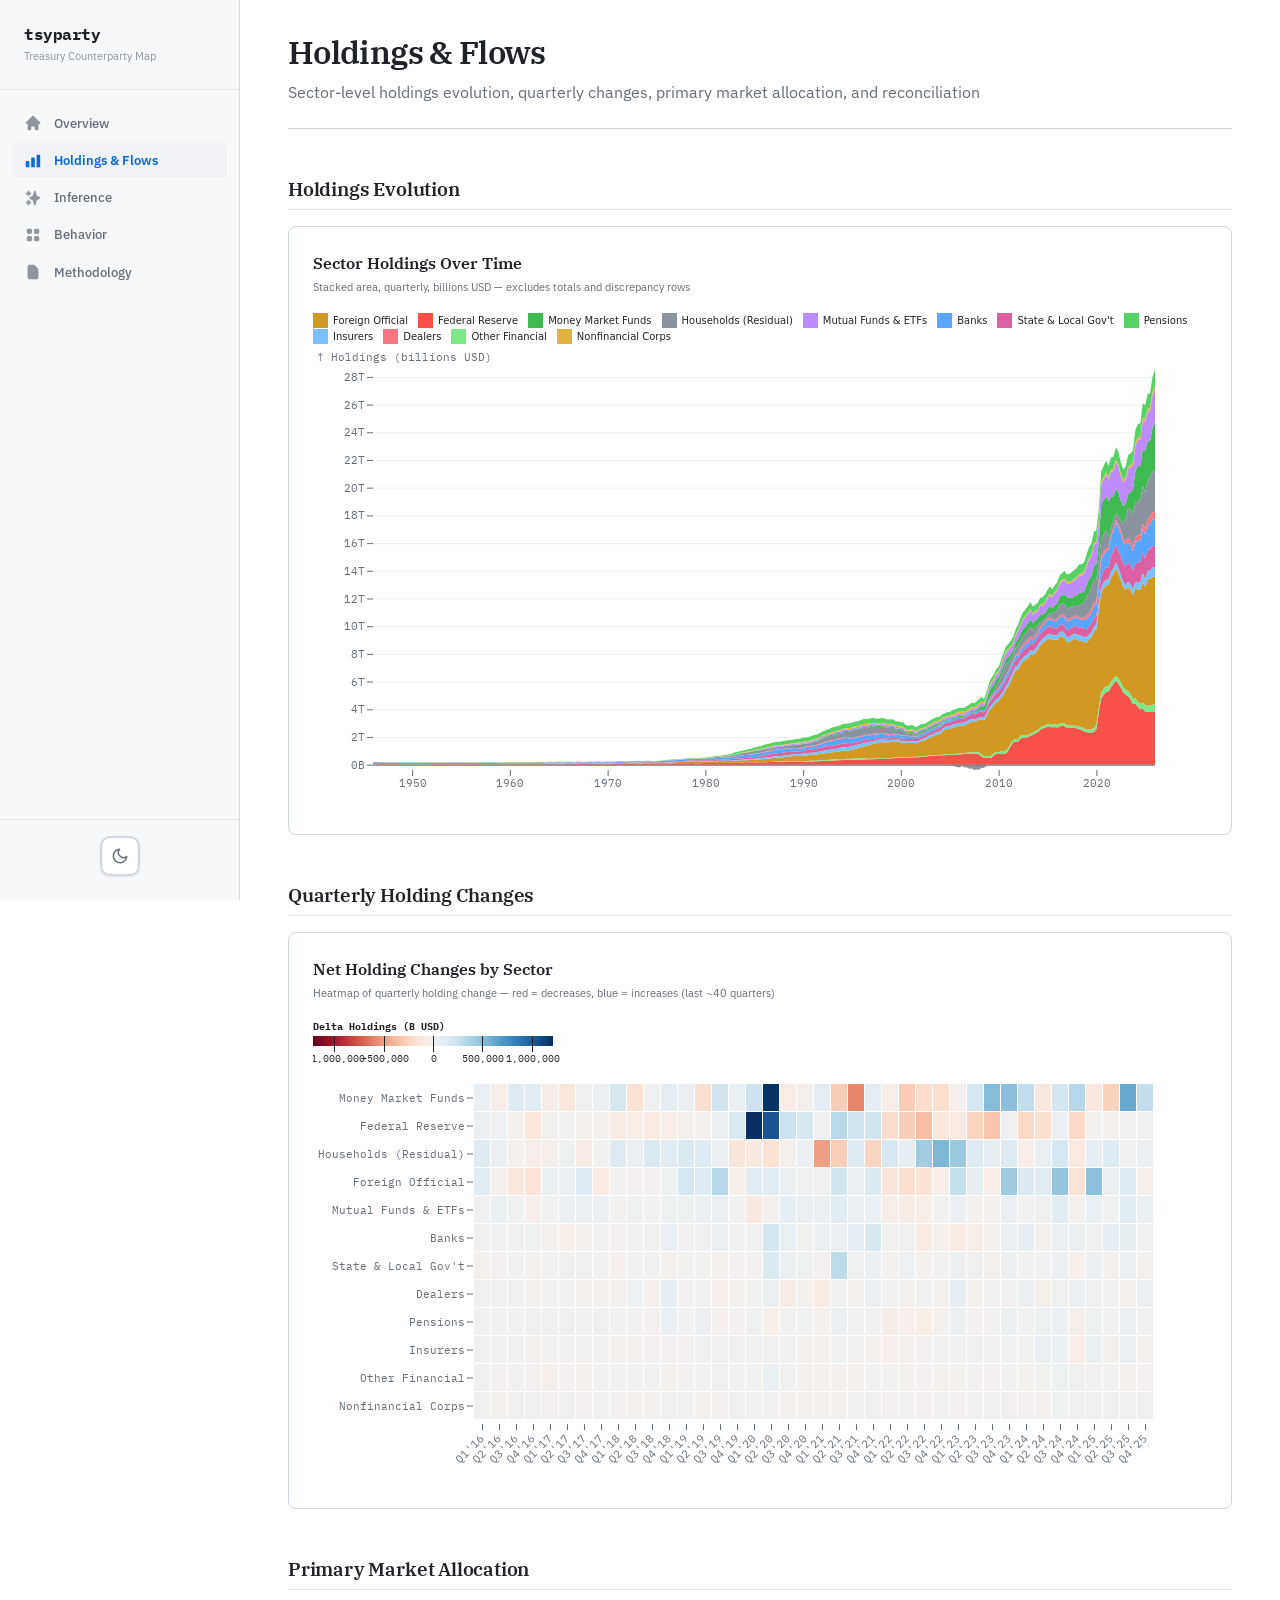
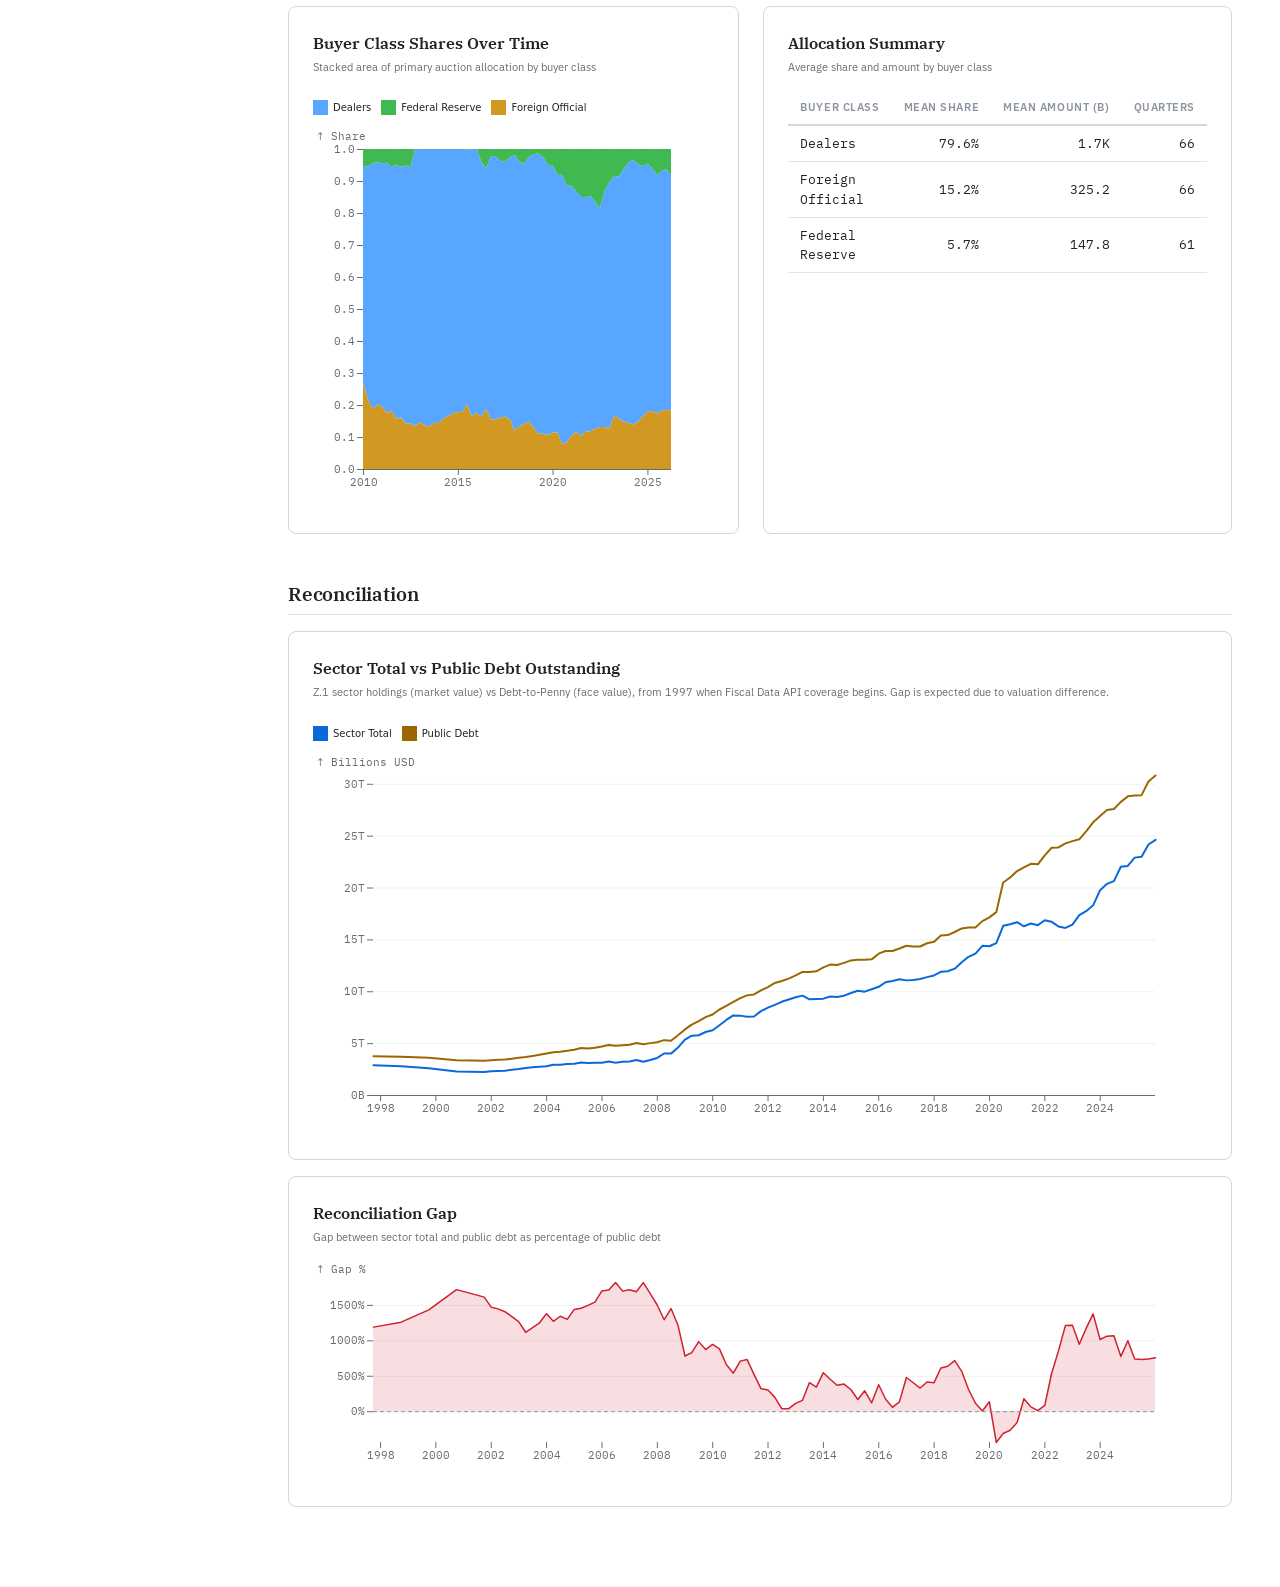
<file: site/holdings.html>
<!DOCTYPE html>
<html lang="en">
<head>
  <meta charset="utf-8">
  <meta name="viewport" content="width=device-width, initial-scale=1">
  <meta name="color-scheme" content="light dark">
  <meta name="theme-color" content="#0d1117" media="(prefers-color-scheme: dark)">
  <meta name="theme-color" content="#ffffff" media="(prefers-color-scheme: light)">
  <title>Holdings & Flows — tsyparty</title>
  <link rel="preconnect" href="https://fonts.googleapis.com">
  <link rel="preconnect" href="https://fonts.gstatic.com" crossorigin>
  <link href="https://fonts.googleapis.com/css2?family=IBM+Plex+Mono:wght@400;500;600;700&family=IBM+Plex+Sans:wght@400;500;600;700&family=IBM+Plex+Serif:wght@400;600;700&display=swap" rel="stylesheet">
  <link rel="stylesheet" href="css/design-system.css">
  <link rel="stylesheet" href="css/components.css">
  <script src="js/theme.js"></script>
</head>
<body>
  <div class="page-wrapper">
    <nav class="sidebar">
      <div class="sidebar-brand">
        <h2>tsyparty</h2>
        <div class="brand-sub">Treasury Counterparty Map</div>
      </div>
      <ul class="nav-links">
        <li><a href="index.html">
          <svg class="nav-icon" viewBox="0 0 20 20" fill="currentColor"><path d="M10.707 2.293a1 1 0 00-1.414 0l-7 7a1 1 0 001.414 1.414L4 10.414V17a1 1 0 001 1h2a1 1 0 001-1v-2a1 1 0 011-1h2a1 1 0 011 1v2a1 1 0 001 1h2a1 1 0 001-1v-6.586l.293.293a1 1 0 001.414-1.414l-7-7z"/></svg>
          Overview
        </a></li>
        <li><a href="holdings.html" class="active">
          <svg class="nav-icon" viewBox="0 0 20 20" fill="currentColor"><path d="M2 11a1 1 0 011-1h2a1 1 0 011 1v5a1 1 0 01-1 1H3a1 1 0 01-1-1v-5zm6-4a1 1 0 011-1h2a1 1 0 011 1v9a1 1 0 01-1 1H9a1 1 0 01-1-1V7zm6-3a1 1 0 011-1h2a1 1 0 011 1v12a1 1 0 01-1 1h-2a1 1 0 01-1-1V4z"/></svg>
          Holdings & Flows
        </a></li>
        <li><a href="inference.html">
          <svg class="nav-icon" viewBox="0 0 20 20" fill="currentColor"><path fill-rule="evenodd" d="M5 2a1 1 0 011 1v1h1a1 1 0 010 2H6v1a1 1 0 01-2 0V6H3a1 1 0 010-2h1V3a1 1 0 011-1zm0 10a1 1 0 011 1v1h1a1 1 0 110 2H6v1a1 1 0 11-2 0v-1H3a1 1 0 110-2h1v-1a1 1 0 011-1zm7-10a1 1 0 01.967.744L14.146 7.2 17.5 9.134a1 1 0 010 1.732l-3.354 1.935-1.18 4.455a1 1 0 01-1.933 0L9.854 12.8 6.5 10.866a1 1 0 010-1.732l3.354-1.935 1.18-4.455A1 1 0 0112 2z" clip-rule="evenodd"/></svg>
          Inference
        </a></li>
        <li><a href="behavior.html">
          <svg class="nav-icon" viewBox="0 0 20 20" fill="currentColor"><path d="M5 3a2 2 0 00-2 2v2a2 2 0 002 2h2a2 2 0 002-2V5a2 2 0 00-2-2H5zm0 8a2 2 0 00-2 2v2a2 2 0 002 2h2a2 2 0 002-2v-2a2 2 0 00-2-2H5zm6-6a2 2 0 012-2h2a2 2 0 012 2v2a2 2 0 01-2 2h-2a2 2 0 01-2-2V5zm2 6a2 2 0 00-2 2v2a2 2 0 002 2h2a2 2 0 002-2v-2a2 2 0 00-2-2h-2z"/></svg>
          Behavior
        </a></li>
        <li><a href="methodology.html">
          <svg class="nav-icon" viewBox="0 0 20 20" fill="currentColor"><path fill-rule="evenodd" d="M4 4a2 2 0 012-2h4.586A2 2 0 0112 2.586L15.414 6A2 2 0 0116 7.414V16a2 2 0 01-2 2H6a2 2 0 01-2-2V4z" clip-rule="evenodd"/></svg>
          Methodology
        </a></li>
      </ul>
      <div class="sidebar-footer">
        <button class="theme-toggle" id="theme-toggle" onclick="toggleTheme()" aria-label="Toggle theme"></button>
      </div>
    </nav>

    <main class="main-content">
      <div class="page-header">
        <h1>Holdings & Flows</h1>
        <p class="subtitle">Sector-level holdings evolution, quarterly changes, primary market allocation, and reconciliation</p>
      </div>

      <!-- Section 1: Holdings Evolution -->
      <div class="section">
        <h2 class="section-title">Holdings Evolution</h2>
        <div class="chart-container">
          <div class="chart-title">Sector Holdings Over Time</div>
          <div class="chart-subtitle">Stacked area, quarterly, billions USD — excludes totals and discrepancy rows</div>
          <div class="chart-area" id="holdings-evolution-chart">
            <div class="loading">Loading harmonized panel data...</div>
          </div>
        </div>
      </div>

      <!-- Section 2: Quarterly Holding Changes (Heatmap) -->
      <div class="section">
        <h2 class="section-title">Quarterly Holding Changes</h2>
        <div class="chart-container">
          <div class="chart-title">Net Holding Changes by Sector</div>
          <div class="chart-subtitle">Heatmap of quarterly holding change — red = decreases, blue = increases (last ~40 quarters)</div>
          <div class="chart-area" id="heatmap-chart">
            <div class="loading">Loading holding changes data...</div>
          </div>
        </div>
      </div>

      <!-- Section 3: Primary Market Allocation -->
      <div class="section">
        <h2 class="section-title">Primary Market Allocation</h2>
        <div class="grid-2">
          <div class="chart-container">
            <div class="chart-title">Buyer Class Shares Over Time</div>
            <div class="chart-subtitle">Stacked area of primary auction allocation by buyer class</div>
            <div class="chart-area" id="primary-allocation-chart">
              <div class="loading">Loading primary allocation data...</div>
            </div>
          </div>
          <div class="chart-container">
            <div class="chart-title">Allocation Summary</div>
            <div class="chart-subtitle">Average share and amount by buyer class</div>
            <div class="chart-area" id="primary-summary-table">
              <div class="loading">Loading summary data...</div>
            </div>
          </div>
        </div>
      </div>

      <!-- Section 4: Reconciliation -->
      <div class="section">
        <h2 class="section-title">Reconciliation</h2>
        <div class="chart-container">
          <div class="chart-title">Sector Total vs Public Debt Outstanding</div>
          <div class="chart-subtitle">Z.1 sector holdings (market value) vs Debt-to-Penny (face value), from 1997 when Fiscal Data API coverage begins. Gap is expected due to valuation difference.</div>
          <div class="chart-area" id="reconciliation-chart">
            <div class="loading">Loading reconciliation data...</div>
          </div>
        </div>
        <div class="chart-container mt-4">
          <div class="chart-title">Reconciliation Gap</div>
          <div class="chart-subtitle">Gap between sector total and public debt as percentage of public debt</div>
          <div class="chart-area" id="gap-chart">
            <div class="loading">Loading gap data...</div>
          </div>
        </div>
      </div>

    </main>
  </div>

  <script src="vendor/d3.min.js"></script>
  <script src="vendor/plot.umd.min.js"></script>
  <script src="vendor/papaparse.min.js"></script>
  <script src="js/sector-colors.js"></script>
  <script src="js/data-loader.js"></script>
  <script>
  const CHART_STYLE = {
    background: "transparent",
    color: "var(--text-secondary)",
    fontSize: "11px",
    fontFamily: "var(--font-mono)",
  };

  const EXCLUDE_SECTORS = ["_total", "_discrepancy"];

  function chartWidth(containerId, max) {
    const el = document.getElementById(containerId);
    return Math.min((el ? el.offsetWidth : 800) - 32, max || 1200);
  }

  // Color palette for primary market buyer classes (not standard sectors)
  const BUYER_COLORS = [
    "#58a6ff", "#3fb950", "#d29922", "#bc8cff", "#f97583",
    "#56d364", "#79c0ff", "#e3b341", "#db61a2", "#7ee787",
  ];

  function buyerColor(idx) {
    return BUYER_COLORS[idx % BUYER_COLORS.length];
  }

  (async function() {

    /* ========================================================
       Section 1: Holdings Evolution (Stacked Area)
       ======================================================== */
    try {
      const panel = await loadDerived("harmonized_panel.csv");

      // Aggregate holdings by date + sector
      const byDate = {};
      const sectors = new Set();
      for (const row of panel) {
        if (EXCLUDE_SECTORS.includes(row.sector)) continue;
        if (!row.date || row.holdings == null) continue;
        const d = row.date;
        if (!byDate[d]) byDate[d] = {};
        byDate[d][row.sector] = (byDate[d][row.sector] || 0) + (+row.holdings || 0);
        sectors.add(row.sector);
      }

      const dates = Object.keys(byDate).sort();
      // Sort sectors by latest-quarter size descending
      const sectorList = [...sectors].sort((a, b) => {
        const aVal = byDate[dates[dates.length - 1]]?.[a] || 0;
        const bVal = byDate[dates[dates.length - 1]]?.[b] || 0;
        return bVal - aVal;
      });

      const stackData = [];
      for (const d of dates) {
        for (const s of sectorList) {
          stackData.push({
            date: new Date(d),
            sector: s,
            label: sectorLabel(s),
            holdings: (byDate[d][s] || 0) / 1e3, // billions
          });
        }
      }

      const chart = Plot.plot({
        width: chartWidth("holdings-evolution-chart"),
        height: 460,
        marginLeft: 60,
        marginBottom: 40,
        marginRight: 20,
        x: { label: null, type: "time" },
        y: {
          label: "Holdings (billions USD)",
          grid: true,
          tickFormat: d => d >= 1000 ? (d / 1000).toFixed(0) + "T" : d.toFixed(0) + "B",
        },
        color: {
          domain: sectorList.map(s => sectorLabel(s)),
          range: sectorList.map(s => sectorColor(s)),
          legend: true,
        },
        marks: [
          Plot.areaY(stackData, Plot.stackY({
            x: "date",
            y: "holdings",
            z: "label",
            fill: "label",
            order: "appearance",
            tip: {
              format: {
                x: d => fmtDate(d),
                y: d => fmt(d, 1) + "B",
              },
            },
          })),
          Plot.ruleY([0]),
        ],
        style: CHART_STYLE,
      });
      document.getElementById("holdings-evolution-chart").replaceChildren(chart);
    } catch (e) {
      document.getElementById("holdings-evolution-chart").innerHTML =
        `<div class="empty-state"><div class="empty-text">Could not load holdings evolution: ${escapeHTML(e.message)}</div></div>`;
    }

    /* ========================================================
       Section 2: Quarterly Holding Changes (Heatmap)
       ======================================================== */
    try {
      const changes = await loadOutputFile("baseline", "holding_changes.csv");

      // Filter out excluded sectors and rows with no delta
      const filtered = changes.filter(r =>
        !EXCLUDE_SECTORS.includes(r.sector) && r.date && r.delta_holdings != null
      );

      // Get unique sorted dates and take last ~40
      const allDates = [...new Set(filtered.map(r => r.date))].sort();
      const recentDates = allDates.slice(-40);
      const dateSet = new Set(recentDates);

      const recent = filtered.filter(r => dateSet.has(r.date));

      // Get sectors sorted by average absolute delta (most active first)
      const sectorDeltas = {};
      for (const r of recent) {
        if (!sectorDeltas[r.sector]) sectorDeltas[r.sector] = [];
        sectorDeltas[r.sector].push(Math.abs(+r.delta_holdings || 0));
      }
      const sectorList = Object.keys(sectorDeltas).sort((a, b) => {
        const avgA = sectorDeltas[a].reduce((s, v) => s + v, 0) / sectorDeltas[a].length;
        const avgB = sectorDeltas[b].reduce((s, v) => s + v, 0) / sectorDeltas[b].length;
        return avgB - avgA;
      });

      // Find max absolute delta for symmetric color scale
      const maxAbs = d3.max(recent, d => Math.abs(+d.delta_holdings || 0));

      const heatData = recent.map(r => ({
        date: r.date,
        sector: r.sector,
        label: sectorLabel(r.sector),
        delta: +r.delta_holdings || 0,
      }));

      const chart = Plot.plot({
        width: chartWidth("heatmap-chart"),
        height: Math.max(360, sectorList.length * 28 + 80),
        marginLeft: 160,
        marginBottom: 60,
        marginRight: 20,
        marginTop: 10,
        x: {
          label: null,
          domain: recentDates,
          tickFormat: d => {
            const dt = new Date(d);
            const q = Math.ceil((dt.getMonth() + 1) / 3);
            const y = String(dt.getFullYear()).slice(2);
            return `Q${q}'${y}`;
          },
          tickRotate: -45,
          padding: 0.05,
        },
        y: {
          label: null,
          domain: sectorList.map(s => sectorLabel(s)),
          padding: 0.05,
        },
        color: {
          type: "diverging",
          domain: [-maxAbs, maxAbs],
          scheme: "RdBu",
          legend: true,
          label: "Delta Holdings (B USD)",
        },
        marks: [
          Plot.cell(heatData, {
            x: "date",
            y: "label",
            fill: "delta",
            tip: {
              format: {
                fill: false,
              },
              channels: {
                "Sector": "label",
                "Date": d => fmtDate(d.date),
                "Change": d => fmt(d.delta, 1) + "B",
              },
            },
          }),
        ],
        style: CHART_STYLE,
      });
      document.getElementById("heatmap-chart").replaceChildren(chart);
    } catch (e) {
      document.getElementById("heatmap-chart").innerHTML =
        `<div class="empty-state"><div class="empty-text">Could not load holding changes: ${escapeHTML(e.message)}</div></div>`;
    }

    /* ========================================================
       Section 3: Primary Market Allocation
       ======================================================== */
    // 3a: Stacked area of buyer class shares over time
    try {
      const allocation = await loadOutputFile("primary_market", "primary_allocation.csv");

      // Use only "all_instruments" rows — they already represent the aggregate share
      const filtered = allocation.filter(r => r.instrument === "all_instruments" && r.date && r.share_of_instrument != null);
      const buyers = [...new Set(filtered.map(r => r.buyer_class))].sort();
      const dates = [...new Set(filtered.map(r => r.date))].sort();

      const stackData = [];
      for (const d of dates) {
        for (const b of buyers) {
          const row = filtered.find(r => r.date === d && r.buyer_class === b);
          stackData.push({
            date: new Date(d),
            buyer_class: b,
            label: sectorLabel(b),
            share: row ? +row.share_of_instrument : 0,
          });
        }
      }

      const chart = Plot.plot({
        width: chartWidth("primary-allocation-chart", 700),
        height: 380,
        marginLeft: 50,
        marginBottom: 40,
        marginRight: 20,
        x: { label: null, type: "time" },
        y: { label: "Share", grid: true, domain: [0, 1] },
        color: {
          domain: buyers.map(b => sectorLabel(b)),
          range: buyers.map((_, i) => buyerColor(i)),
          legend: true,
        },
        marks: [
          Plot.areaY(stackData, Plot.stackY({
            x: "date",
            y: "share",
            z: "label",
            fill: "label",
            order: "appearance",
            tip: {
              format: {
                x: false,
                y: false,
              },
              channels: {
                Date: d => fmtDate(d.date),
                Class: "label",
                Share: d => (d.share * 100).toFixed(1) + "%",
              },
            },
          })),
          Plot.ruleY([0]),
          Plot.ruleY([1], { stroke: "var(--text-muted)", strokeDasharray: "2,3", strokeOpacity: 0.5 }),
        ],
        style: CHART_STYLE,
      });
      document.getElementById("primary-allocation-chart").replaceChildren(chart);
    } catch (e) {
      document.getElementById("primary-allocation-chart").innerHTML =
        `<div class="empty-state"><div class="empty-text">Could not load primary allocation: ${escapeHTML(e.message)}</div></div>`;
    }

    // 3b: Summary table
    try {
      const summary = await loadOutputFile("primary_market", "primary_allocation_summary.csv");

      if (!summary || summary.length === 0) throw new Error("No summary data");

      let tableHTML = `<table class="data-table">
        <thead>
          <tr>
            <th>Buyer Class</th>
            <th class="num">Mean Share</th>
            <th class="num">Mean Amount (B)</th>
            <th class="num">Quarters</th>
          </tr>
        </thead>
        <tbody>`;

      const sorted = [...summary].sort((a, b) => (+b.mean_share || 0) - (+a.mean_share || 0));
      for (const row of sorted) {
        tableHTML += `<tr>
          <td>${escapeHTML(sectorLabel(row.buyer_class) || "—")}</td>
          <td class="num">${escapeHTML(pct(+row.mean_share || 0))}</td>
          <td class="num">${escapeHTML(fmt(+row.mean_amount || 0, 1))}</td>
          <td class="num">${row.quarters != null ? escapeHTML(row.quarters) : "—"}</td>
        </tr>`;
      }

      tableHTML += `</tbody></table>`;
      document.getElementById("primary-summary-table").innerHTML = tableHTML;
    } catch (e) {
      document.getElementById("primary-summary-table").innerHTML =
        `<div class="empty-state"><div class="empty-text">Could not load allocation summary: ${escapeHTML(e.message)}</div></div>`;
    }

    /* ========================================================
       Section 4: Reconciliation
       ======================================================== */
    try {
      const recon = await loadDerived("reconciliation.csv");

      if (!recon || recon.length === 0) throw new Error("No reconciliation data");

      // Only include rows where public_debt exists (starts ~1997 from Fiscal Data API)
      const data = recon
        .filter(r => r.date && r.public_debt != null && +r.public_debt > 0)
        .map(r => ({
          date: new Date(r.date),
          sector_total: (+r.sector_total || 0) / 1e3,   // to billions
          public_debt: (+r.public_debt || 0) / 1e3,
          gap_pct: +r.gap_pct || 0,
        }))
        .sort((a, b) => a.date - b.date);

      // 4a: Line chart of sector_total vs public_debt
      const lineData = [];
      for (const d of data) {
        lineData.push({ date: d.date, value: d.sector_total, series: "Sector Total" });
        lineData.push({ date: d.date, value: d.public_debt, series: "Public Debt" });
      }

      const chart1 = Plot.plot({
        width: chartWidth("reconciliation-chart"),
        height: 380,
        marginLeft: 60,
        marginBottom: 40,
        marginRight: 20,
        x: { label: null, type: "time" },
        y: {
          label: "Billions USD",
          grid: true,
          tickFormat: d => d >= 1000 ? (d / 1000).toFixed(0) + "T" : d.toFixed(0) + "B",
        },
        color: {
          domain: ["Sector Total", "Public Debt"],
          range: ["var(--accent-blue)", "var(--accent-orange)"],
          legend: true,
        },
        marks: [
          Plot.line(lineData, {
            x: "date",
            y: "value",
            stroke: "series",
            strokeWidth: 2,
            tip: {
              format: {
                x: d => fmtDate(d),
                y: d => fmt(d, 1) + "B",
              },
            },
          }),
          Plot.ruleY([0]),
        ],
        style: CHART_STYLE,
      });
      document.getElementById("reconciliation-chart").replaceChildren(chart1);

      // 4b: Gap percentage chart
      const chart2 = Plot.plot({
        width: chartWidth("gap-chart"),
        height: 220,
        marginLeft: 60,
        marginBottom: 40,
        marginRight: 20,
        x: { label: null, type: "time" },
        y: {
          label: "Gap %",
          grid: true,
          tickFormat: d => (d * 100).toFixed(0) + "%",
        },
        marks: [
          Plot.areaY(data, {
            x: "date",
            y: "gap_pct",
            fill: "var(--accent-red)",
            fillOpacity: 0.15,
          }),
          Plot.line(data, {
            x: "date",
            y: "gap_pct",
            stroke: "var(--accent-red)",
            strokeWidth: 1.5,
            tip: {
              format: {
                x: d => fmtDate(d),
                y: d => pct(d),
              },
            },
          }),
          Plot.ruleY([0], { stroke: "var(--text-muted)", strokeDasharray: "4,3" }),
        ],
        style: CHART_STYLE,
      });
      document.getElementById("gap-chart").replaceChildren(chart2);
    } catch (e) {
      document.getElementById("reconciliation-chart").innerHTML =
        `<div class="empty-state"><div class="empty-text">Could not load reconciliation data: ${escapeHTML(e.message)}</div></div>`;
      document.getElementById("gap-chart").innerHTML =
        `<div class="empty-state"><div class="empty-text">Could not load gap data: ${escapeHTML(e.message)}</div></div>`;
    }

  })();
  </script>
</body>
</html>
</file>
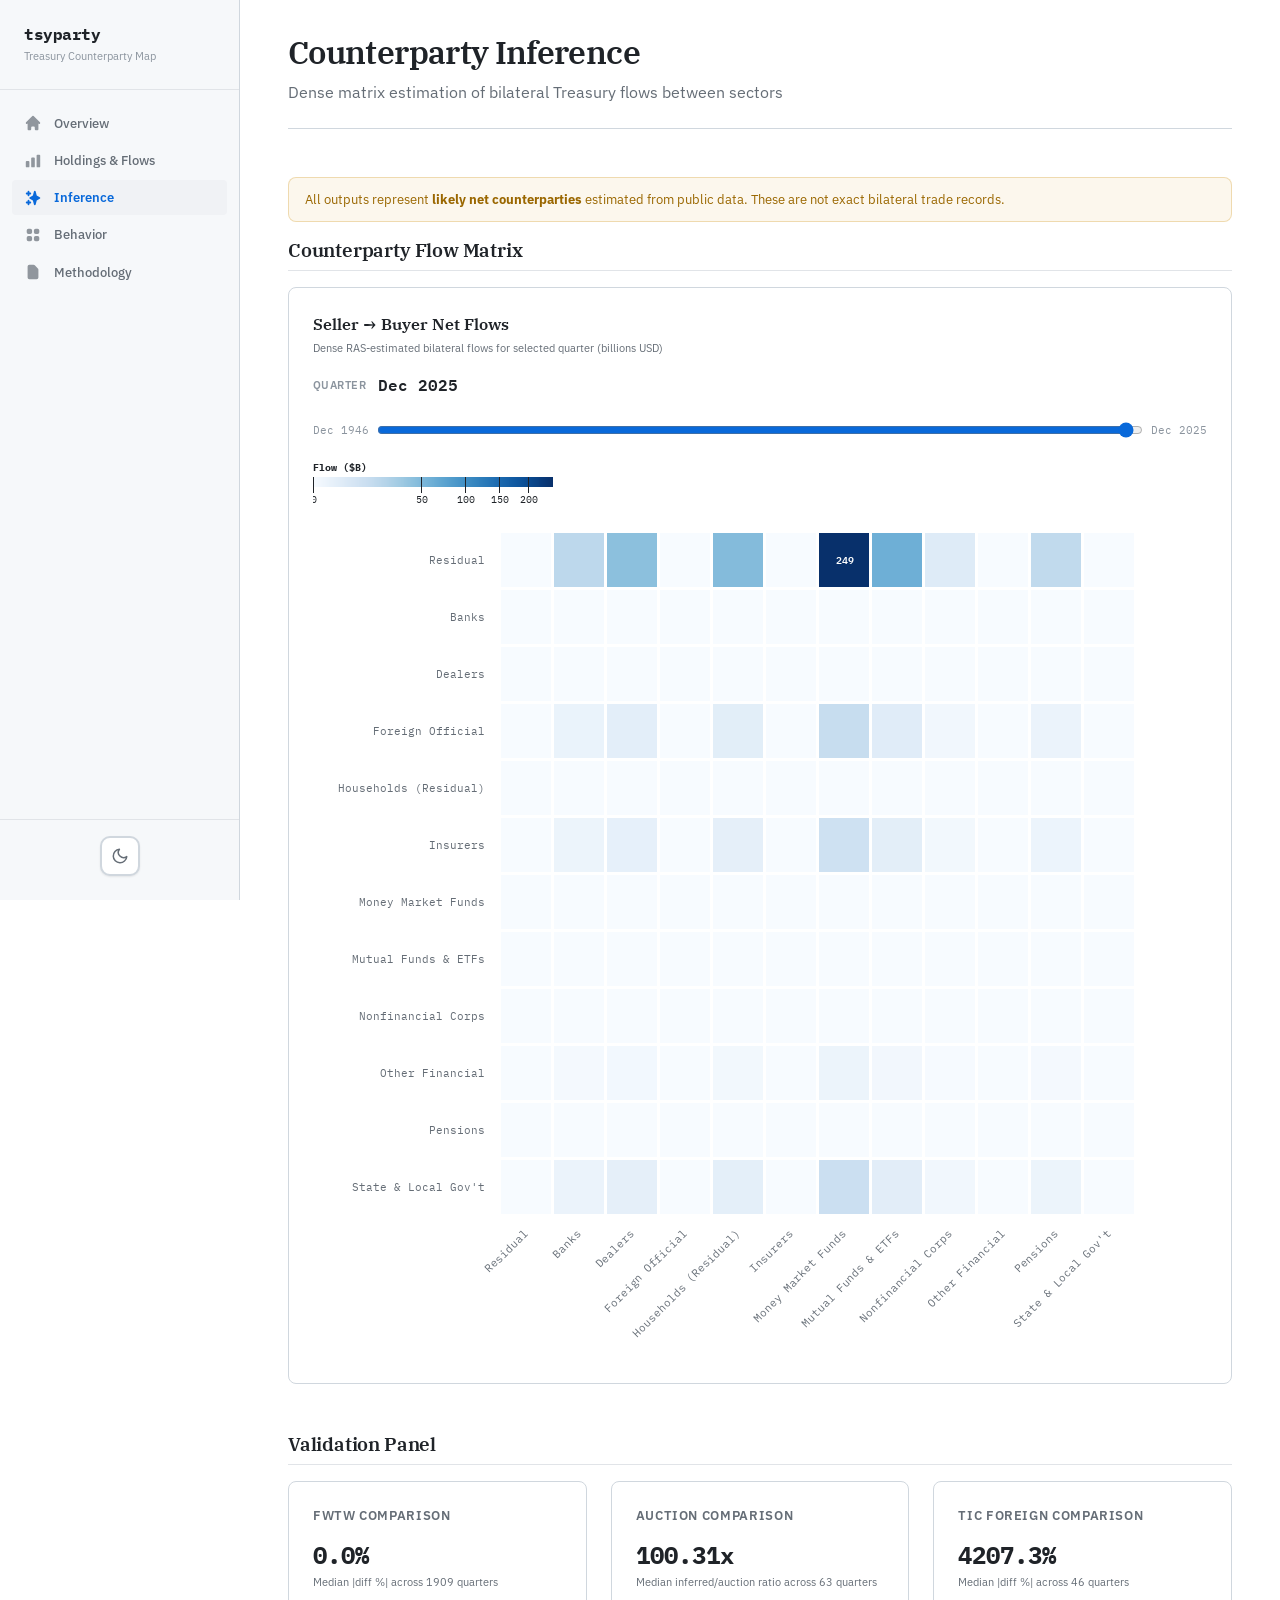
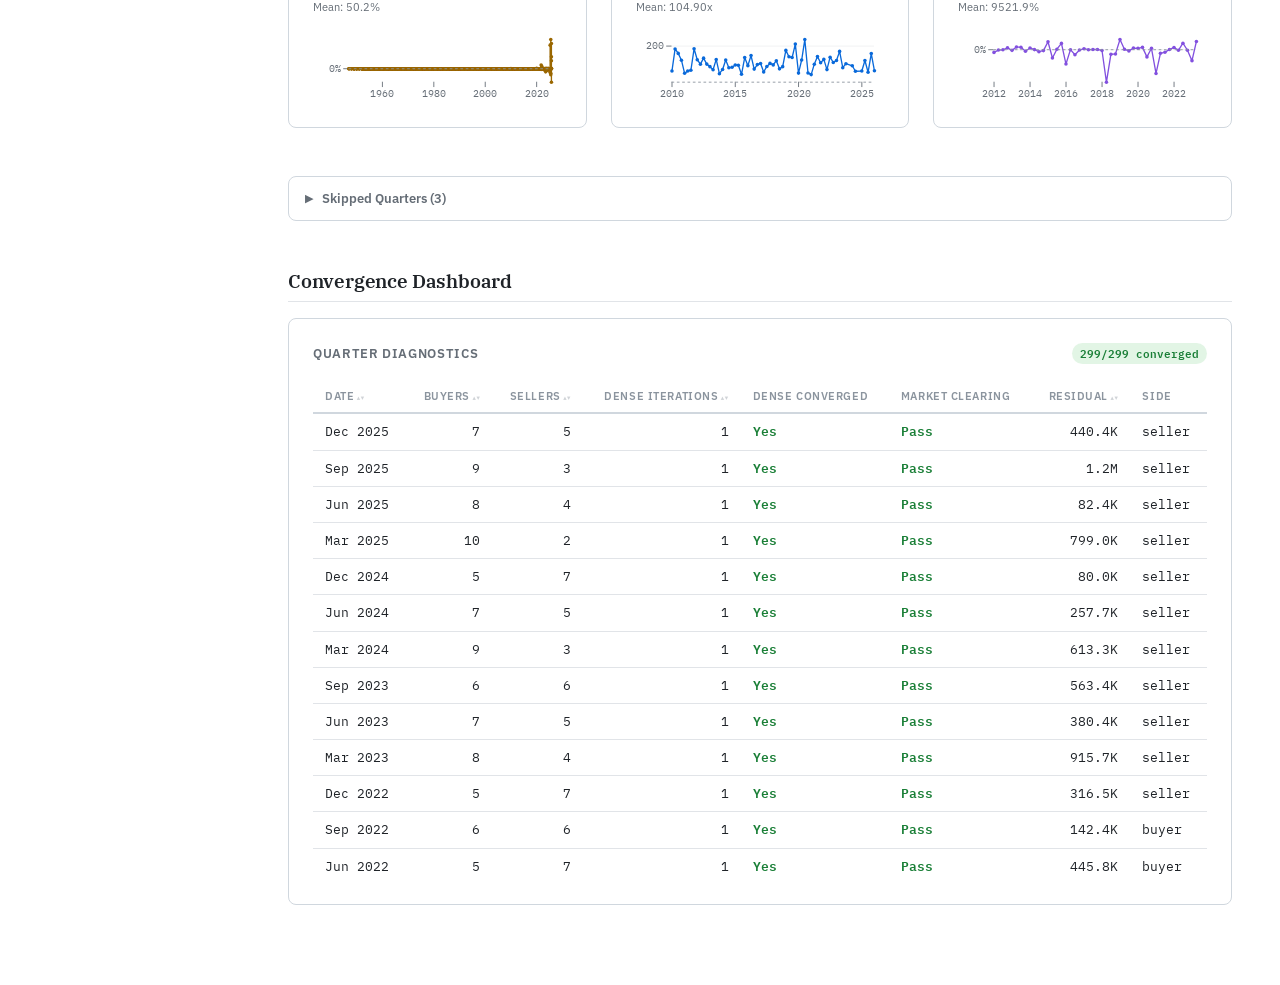
<file: site/inference.html>
<!DOCTYPE html>
<html lang="en">
<head>
  <meta charset="utf-8">
  <meta name="viewport" content="width=device-width, initial-scale=1">
  <meta name="color-scheme" content="light dark">
  <meta name="theme-color" content="#0d1117" media="(prefers-color-scheme: dark)">
  <meta name="theme-color" content="#ffffff" media="(prefers-color-scheme: light)">
  <title>tsyparty — Counterparty Inference</title>
  <link rel="preconnect" href="https://fonts.googleapis.com">
  <link rel="preconnect" href="https://fonts.gstatic.com" crossorigin>
  <link href="https://fonts.googleapis.com/css2?family=IBM+Plex+Mono:wght@400;500;600;700&family=IBM+Plex+Sans:wght@400;500;600;700&family=IBM+Plex+Serif:wght@400;600;700&display=swap" rel="stylesheet">
  <link rel="stylesheet" href="css/design-system.css">
  <link rel="stylesheet" href="css/components.css">
  <style>
    /* Matrix heatmap cell tooltip */
    .matrix-tooltip {
      position: absolute;
      pointer-events: none;
      background: var(--bg-secondary);
      border: 1px solid var(--border);
      border-radius: var(--radius-sm);
      padding: var(--sp-2) var(--sp-3);
      font-family: var(--font-mono);
      font-size: var(--fs-xs);
      color: var(--text-primary);
      white-space: nowrap;
      z-index: 100;
      box-shadow: var(--shadow-md);
      display: none;
    }
    .matrix-wrapper {
      overflow-x: auto;
      position: relative;
    }
    /* Validation stat cards */
    .validation-stat {
      font-family: var(--font-mono);
      font-size: var(--fs-xl);
      font-weight: 700;
      line-height: 1.2;
      margin-bottom: var(--sp-1);
    }
    .validation-detail {
      font-size: var(--fs-xs);
      color: var(--text-secondary);
    }
    .validation-na {
      color: var(--text-muted);
      font-size: var(--fs-sm);
      font-style: italic;
    }
    /* Sticky table headers for scrollable table */
    #diagnostics-table thead th {
      position: sticky;
      top: 0;
      background: var(--bg-card);
      z-index: 2;
    }
    /* Convergence status indicators */
    .status-pass {
      color: var(--accent-green);
      font-weight: 600;
    }
    .status-fail {
      color: var(--accent-red);
      font-weight: 600;
    }
    .data-table th.sortable {
      cursor: pointer;
      user-select: none;
    }
    .data-table th.sortable:hover {
      color: var(--text-primary);
    }
    .data-table th.sortable::after {
      content: " \25B4\25BE";
      font-size: 0.6em;
      opacity: 0.4;
    }
  </style>
  <script src="js/theme.js"></script>
</head>
<body>
  <div class="page-wrapper">
    <nav class="sidebar">
      <div class="sidebar-brand">
        <h2>tsyparty</h2>
        <div class="brand-sub">Treasury Counterparty Map</div>
      </div>
      <ul class="nav-links">
        <li><a href="index.html">
          <svg class="nav-icon" viewBox="0 0 20 20" fill="currentColor"><path d="M10.707 2.293a1 1 0 00-1.414 0l-7 7a1 1 0 001.414 1.414L4 10.414V17a1 1 0 001 1h2a1 1 0 001-1v-2a1 1 0 011-1h2a1 1 0 011 1v2a1 1 0 001 1h2a1 1 0 001-1v-6.586l.293.293a1 1 0 001.414-1.414l-7-7z"/></svg>
          Overview
        </a></li>
        <li><a href="holdings.html">
          <svg class="nav-icon" viewBox="0 0 20 20" fill="currentColor"><path d="M2 11a1 1 0 011-1h2a1 1 0 011 1v5a1 1 0 01-1 1H3a1 1 0 01-1-1v-5zm6-4a1 1 0 011-1h2a1 1 0 011 1v9a1 1 0 01-1 1H9a1 1 0 01-1-1V7zm6-3a1 1 0 011-1h2a1 1 0 011 1v12a1 1 0 01-1 1h-2a1 1 0 01-1-1V4z"/></svg>
          Holdings & Flows
        </a></li>
        <li><a href="inference.html" class="active">
          <svg class="nav-icon" viewBox="0 0 20 20" fill="currentColor"><path fill-rule="evenodd" d="M5 2a1 1 0 011 1v1h1a1 1 0 010 2H6v1a1 1 0 01-2 0V6H3a1 1 0 010-2h1V3a1 1 0 011-1zm0 10a1 1 0 011 1v1h1a1 1 0 110 2H6v1a1 1 0 11-2 0v-1H3a1 1 0 110-2h1v-1a1 1 0 011-1zm7-10a1 1 0 01.967.744L14.146 7.2 17.5 9.134a1 1 0 010 1.732l-3.354 1.935-1.18 4.455a1 1 0 01-1.933 0L9.854 12.8 6.5 10.866a1 1 0 010-1.732l3.354-1.935 1.18-4.455A1 1 0 0112 2z" clip-rule="evenodd"/></svg>
          Inference
        </a></li>
        <li><a href="behavior.html">
          <svg class="nav-icon" viewBox="0 0 20 20" fill="currentColor"><path d="M5 3a2 2 0 00-2 2v2a2 2 0 002 2h2a2 2 0 002-2V5a2 2 0 00-2-2H5zm0 8a2 2 0 00-2 2v2a2 2 0 002 2h2a2 2 0 002-2v-2a2 2 0 00-2-2H5zm6-6a2 2 0 012-2h2a2 2 0 012 2v2a2 2 0 01-2 2h-2a2 2 0 01-2-2V5zm2 6a2 2 0 00-2 2v2a2 2 0 002 2h2a2 2 0 002-2v-2a2 2 0 00-2-2h-2z"/></svg>
          Behavior
        </a></li>
        <li><a href="methodology.html">
          <svg class="nav-icon" viewBox="0 0 20 20" fill="currentColor"><path fill-rule="evenodd" d="M4 4a2 2 0 012-2h4.586A2 2 0 0112 2.586L15.414 6A2 2 0 0116 7.414V16a2 2 0 01-2 2H6a2 2 0 01-2-2V4z" clip-rule="evenodd"/></svg>
          Methodology
        </a></li>
      </ul>
      <div class="sidebar-footer">
        <button class="theme-toggle" id="theme-toggle" onclick="toggleTheme()" aria-label="Toggle theme"></button>
      </div>
    </nav>

    <main class="main-content">
      <div class="page-header">
        <h1>Counterparty Inference</h1>
        <p class="subtitle">Dense matrix estimation of bilateral Treasury flows between sectors</p>
      </div>

      <!-- Section 1: Disclaimer -->
      <div class="disclaimer mb-4">
        All outputs represent <strong>likely net counterparties</strong> estimated from public data.
        These are not exact bilateral trade records.
      </div>

      <!-- Section 2: Counterparty Flow Matrix -->
      <div class="section">
        <h2 class="section-title">Counterparty Flow Matrix</h2>
        <div class="chart-container">
          <div class="chart-title">Seller &rarr; Buyer Net Flows</div>
          <div class="chart-subtitle">Dense RAS-estimated bilateral flows for selected quarter (billions USD)</div>
          <div class="controls" style="flex-direction: column; align-items: stretch;">
            <div style="display: flex; align-items: center; gap: var(--sp-3);">
              <span class="control-label">Quarter</span>
              <span id="quarter-label" style="font-family: var(--font-mono); font-size: var(--fs-md); font-weight: 600; color: var(--text-primary); min-width: 100px;">—</span>
            </div>
            <div style="display: flex; align-items: center; gap: var(--sp-2); margin-top: var(--sp-2);">
              <span id="quarter-min" class="text-xs text-muted" style="font-family: var(--font-mono);">—</span>
              <input type="range" id="quarter-slider" min="0" max="0" value="0" style="flex: 1; cursor: pointer; accent-color: var(--accent-blue);">
              <span id="quarter-max" class="text-xs text-muted" style="font-family: var(--font-mono);">—</span>
            </div>
          </div>
          <div class="chart-area matrix-wrapper" id="matrix-chart">
            <div class="loading">Loading counterparty flows...</div>
          </div>
          <div class="matrix-tooltip" id="matrix-tooltip"></div>
        </div>
      </div>

      <!-- Section 3: Validation Panel -->
      <div class="section">
        <h2 class="section-title">Validation Panel</h2>
        <div class="grid-3" id="validation-grid">
          <!-- FWTW Comparison -->
          <div class="card">
            <div class="card-header">
              <span class="card-title">FWTW Comparison</span>
            </div>
            <div id="val-fwtw">
              <div class="loading">Loading...</div>
            </div>
          </div>
          <!-- Auction Comparison -->
          <div class="card">
            <div class="card-header">
              <span class="card-title">Auction Comparison</span>
            </div>
            <div id="val-auction">
              <div class="loading">Loading...</div>
            </div>
          </div>
          <!-- TIC Foreign Comparison -->
          <div class="card">
            <div class="card-header">
              <span class="card-title">TIC Foreign Comparison</span>
            </div>
            <div id="val-tic">
              <div class="loading">Loading...</div>
            </div>
          </div>
        </div>
      </div>

      <!-- Section 4: Skip Records -->
      <div class="section">
        <details id="skip-details">
          <summary>Skipped Quarters</summary>
          <div class="details-body">
            <table class="data-table" id="skip-table">
              <thead>
                <tr>
                  <th>Date</th>
                  <th>Status</th>
                  <th>Reason</th>
                </tr>
              </thead>
              <tbody id="skip-body">
                <tr><td colspan="3"><div class="loading">Loading...</div></td></tr>
              </tbody>
            </table>
          </div>
        </details>
      </div>

      <!-- Section 5: Convergence Dashboard -->
      <div class="section">
        <h2 class="section-title">Convergence Dashboard</h2>
        <div class="card">
          <div class="card-header">
            <span class="card-title">Quarter Diagnostics</span>
            <span class="badge" id="diag-badge">--</span>
          </div>
          <div style="overflow-x: auto; max-height: 500px; overflow-y: auto;">
            <table class="data-table" id="diagnostics-table" style="position: relative;">
              <thead>
                <tr>
                  <th class="sortable" data-col="date">Date</th>
                  <th class="sortable num" data-col="n_buyers">Buyers</th>
                  <th class="sortable num" data-col="n_sellers">Sellers</th>
                  <th class="sortable num" data-col="dense_iterations">Dense Iterations</th>
                  <th data-col="dense_converged">Dense Converged</th>
                  <th data-col="market_clearing_passes">Market Clearing</th>
                  <th class="sortable num" data-col="residual_amount">Residual</th>
                  <th data-col="residual_side">Side</th>
                </tr>
              </thead>
              <tbody id="diagnostics-body">
                <tr><td colspan="8"><div class="loading">Loading diagnostics...</div></td></tr>
              </tbody>
            </table>
          </div>
        </div>
      </div>

    </main>
  </div>

  <script src="vendor/d3.min.js"></script>
  <script src="vendor/plot.umd.min.js"></script>
  <script src="vendor/papaparse.min.js"></script>
  <script src="js/sector-colors.js"></script>
  <script src="js/data-loader.js"></script>
  <script>
  (async function() {
    /* ---------------------------------------------------------------
       Shared chart style
       --------------------------------------------------------------- */
    const chartStyle = {
      background: "transparent",
      color: "var(--text-secondary)",
      fontSize: "11px",
      fontFamily: "var(--font-mono)",
    };

    /* ---------------------------------------------------------------
       0. Load manifest, bail if unavailable
       --------------------------------------------------------------- */
    const manifest = await loadManifest("inference");
    if (!manifest || manifest.status === "no_data") {
      document.querySelectorAll(".loading").forEach(el => {
        el.innerHTML = '<div class="empty-state"><div class="empty-text">Inference pipeline has not been run yet.</div></div>';
      });
      return;
    }

    /* ---------------------------------------------------------------
       Helper: median of numeric array
       --------------------------------------------------------------- */
    function median(arr) {
      if (!arr.length) return NaN;
      const sorted = [...arr].sort((a, b) => a - b);
      const mid = Math.floor(sorted.length / 2);
      return sorted.length % 2 ? sorted[mid] : (sorted[mid - 1] + sorted[mid]) / 2;
    }

    function mean(arr) {
      if (!arr.length) return NaN;
      return arr.reduce((s, v) => s + v, 0) / arr.length;
    }

    /* ---------------------------------------------------------------
       1. Counterparty Flow Matrix
       --------------------------------------------------------------- */
    try {
      const flows = await loadPipelineFile("inference", "counterparty_flows.csv");

      // Get unique sorted dates and fixed sector sets (prevents matrix resizing)
      const denseFlows = flows.filter(r => r.method === "dense" || r.method == null);
      const allDates = [...new Set(flows.map(r => r.date))].sort();
      const fixedSellers = [...new Set(denseFlows.map(r => r.seller))].sort();
      const fixedBuyers = [...new Set(denseFlows.map(r => r.buyer))].sort();

      // Populate quarter slider
      const slider = document.getElementById("quarter-slider");
      const sliderLabel = document.getElementById("quarter-label");
      const sliderMin = document.getElementById("quarter-min");
      const sliderMax = document.getElementById("quarter-max");
      slider.min = 0;
      slider.max = allDates.length - 1;
      slider.value = allDates.length - 1; // start at newest
      sliderMin.textContent = fmtDate(allDates[0]);
      sliderMax.textContent = fmtDate(allDates[allDates.length - 1]);
      sliderLabel.textContent = fmtDate(allDates[allDates.length - 1]);

      function renderMatrix(selectedDate) {
        const container = document.getElementById("matrix-chart");
        const tooltip = document.getElementById("matrix-tooltip");

        // Filter to dense-method flows for selected quarter
        const qFlows = flows.filter(r =>
          r.date === selectedDate &&
          (r.method === "dense" || r.method == null)
        );

        if (!qFlows.length) {
          container.innerHTML = '<div class="empty-state"><div class="empty-text">No dense flows for this quarter.</div></div>';
          return;
        }

        // Use fixed sector sets so the matrix never changes size
        const sellers = fixedSellers;
        const buyers = fixedBuyers;

        // Build lookup for amounts
        const amountMap = {};
        let maxAmount = 0;
        for (const r of qFlows) {
          const key = `${r.seller}|${r.buyer}`;
          const val = Math.abs(+r.amount || 0);
          amountMap[key] = +r.amount || 0;
          if (val > maxAmount) maxAmount = val;
        }

        // Build data array for Plot
        const plotData = [];
        for (const s of sellers) {
          for (const b of buyers) {
            const key = `${s}|${b}`;
            const amount = amountMap[key] || 0;
            plotData.push({
              seller: sectorLabel(s),
              seller_raw: s,
              buyer: sectorLabel(b),
              buyer_raw: b,
              amount: amount,
              absAmount: Math.abs(amount),
            });
          }
        }

        // Color scale: sequential from transparent to accent blue
        const colorScale = d3.scaleSequential()
          .domain([0, maxAmount])
          .interpolator(d3.interpolateBlues);

        // Amounts are in millions USD (Z.1 units). Convert to billions for display.
        const toBillions = v => v / 1e3;
        const maxB = toBillions(maxAmount);

        const cellSize = Math.max(42, Math.min(60, 650 / Math.max(sellers.length, buyers.length)));
        const marginLeft = 180;
        const marginBottom = 140;

        const chart = Plot.plot({
          width: marginLeft + buyers.length * cellSize + 60,
          height: sellers.length * cellSize + marginBottom + 60,
          marginLeft: marginLeft,
          marginBottom: marginBottom,
          marginTop: 20,
          marginRight: 60,
          padding: 0.05,
          x: {
            label: null,
            domain: buyers.map(b => sectorLabel(b)),
            tickRotate: -45,
            tickSize: 0,
          },
          y: {
            label: null,
            domain: sellers.map(s => sectorLabel(s)),
            tickSize: 0,
          },
          color: {
            label: "Flow ($B)",
            scheme: "blues",
            type: "sqrt",
            domain: [0, maxB],
            legend: true,
          },
          marks: [
            Plot.cell(plotData, {
              x: "buyer",
              y: "seller",
              fill: d => toBillions(d.absAmount),
              tip: {
                format: {
                  x: false,
                  y: false,
                  fill: false,
                },
                channels: {
                  Seller: d => d.seller,
                  Buyer: d => d.buyer,
                  "Flow": d => "$" + toBillions(d.amount).toFixed(1) + "B",
                },
              },
            }),
            // Only label cells with significant flow (top 25% of max)
            Plot.text(plotData.filter(d => d.absAmount > maxAmount * 0.25), {
              x: "buyer",
              y: "seller",
              text: d => toBillions(d.amount).toFixed(0),
              fill: d => d.absAmount > maxAmount * 0.5 ? "white" : "#b1bac4",
              fontSize: 10,
              fontFamily: "var(--font-mono)",
              fontWeight: 600,
            }),
          ],
          style: chartStyle,
        });

        container.replaceChildren(chart);
      }

      // Initial render with newest quarter
      if (allDates.length > 0) {
        renderMatrix(allDates[allDates.length - 1]);
      }

      slider.addEventListener("input", () => {
        const idx = parseInt(slider.value);
        sliderLabel.textContent = fmtDate(allDates[idx]);
        renderMatrix(allDates[idx]);
      });

    } catch (e) {
      document.getElementById("matrix-chart").innerHTML =
        `<div class="empty-state"><div class="empty-text">Could not load counterparty flows: ${escapeHTML(e.message)}</div></div>`;
    }

    /* ---------------------------------------------------------------
       2. Convergence Dashboard
       --------------------------------------------------------------- */
    try {
      const diagnostics = await loadPipelineFile("inference", "quarter_diagnostics.json");

      if (diagnostics && diagnostics.length > 0) {
        // Summary badge
        const converged = diagnostics.filter(d => d.dense_converged).length;
        const badge = document.getElementById("diag-badge");
        badge.textContent = `${converged}/${diagnostics.length} converged`;
        badge.className = converged === diagnostics.length ? "badge badge-ok" : "badge badge-no-data";

        // Sort newest first by default
        let sortCol = "date";
        let sortAsc = false;

        function renderDiagTable() {
          const sorted = [...diagnostics].sort((a, b) => {
            let va = a[sortCol], vb = b[sortCol];
            if (sortCol === "date") { va = va || ""; vb = vb || ""; }
            if (va < vb) return sortAsc ? -1 : 1;
            if (va > vb) return sortAsc ? 1 : -1;
            return 0;
          });

          const tbody = document.getElementById("diagnostics-body");
          tbody.innerHTML = sorted.map(d => `
            <tr>
              <td>${escapeHTML(fmtDate(d.date))}</td>
              <td class="num">${d.n_buyers != null ? escapeHTML(d.n_buyers) : "—"}</td>
              <td class="num">${d.n_sellers != null ? escapeHTML(d.n_sellers) : "—"}</td>
              <td class="num">${d.dense_iterations != null ? escapeHTML(d.dense_iterations) : "—"}</td>
              <td><span class="${d.dense_converged ? 'status-pass' : 'status-fail'}">${d.dense_converged ? 'Yes' : 'No'}</span></td>
              <td><span class="${d.market_clearing_passes ? 'status-pass' : 'status-fail'}">${d.market_clearing_passes ? 'Pass' : 'Fail'}</span></td>
              <td class="num">${d.residual_amount != null ? escapeHTML(fmt(d.residual_amount, 1)) : "—"}</td>
              <td>${escapeHTML(d.residual_side || "—")}</td>
            </tr>
          `).join("");
        }

        renderDiagTable();

        // Sortable columns
        document.querySelectorAll("#diagnostics-table th.sortable").forEach(th => {
          th.addEventListener("click", () => {
            const col = th.getAttribute("data-col");
            if (sortCol === col) {
              sortAsc = !sortAsc;
            } else {
              sortCol = col;
              sortAsc = col === "date" ? false : true;
            }
            renderDiagTable();
          });
        });
      } else {
        document.getElementById("diagnostics-body").innerHTML =
          '<tr><td colspan="8"><div class="empty-state"><div class="empty-text">No diagnostics data available.</div></div></td></tr>';
      }
    } catch (e) {
      document.getElementById("diagnostics-body").innerHTML =
        `<tr><td colspan="8"><div class="empty-state"><div class="empty-text">Could not load diagnostics: ${escapeHTML(e.message)}</div></div></td></tr>`;
    }

    /* ---------------------------------------------------------------
       3. Validation Panel
       --------------------------------------------------------------- */

    // 3a. FWTW Comparison
    try {
      const fwtw = await loadPipelineFile("inference", "fwtw_comparison.csv");
      const el = document.getElementById("val-fwtw");
      if (fwtw && fwtw.length > 0) {
        const diffs = fwtw.map(r => Math.abs(+r.diff_pct || 0)).filter(v => !isNaN(v));
        const meanDiff = mean(diffs);
        const medDiff = median(diffs);

        // Sparkline of diff_pct over time
        const sparkData = fwtw
          .filter(r => r.date && r.diff_pct != null)
          .map(r => ({ date: new Date(r.date), diff_pct: +r.diff_pct }))
          .sort((a, b) => a.date - b.date);

        let sparkHtml = "";
        if (sparkData.length > 1) {
          const spark = Plot.plot({
            width: 280,
            height: 80,
            marginLeft: 40,
            marginBottom: 24,
            marginTop: 8,
            marginRight: 12,
            x: { label: null, type: "time", ticks: 4 },
            y: { label: null, grid: true, tickFormat: d => pct(d, 0) },
            marks: [
              Plot.line(sparkData, { x: "date", y: "diff_pct", stroke: "var(--accent-orange)", strokeWidth: 1.5 }),
              Plot.dot(sparkData, { x: "date", y: "diff_pct", fill: "var(--accent-orange)", r: 2 }),
              Plot.ruleY([0], { stroke: "var(--text-muted)", strokeDasharray: "3,3" }),
            ],
            style: chartStyle,
          });
          const wrapper = document.createElement("div");
          wrapper.appendChild(spark);
          sparkHtml = wrapper.innerHTML;
        }

        el.innerHTML = `
          <div class="validation-stat accent-orange">${pct(medDiff, 1)}</div>
          <div class="validation-detail">Median |diff %| across ${diffs.length} quarters</div>
          <div class="validation-detail mt-2">Mean: ${pct(meanDiff, 1)}</div>
          ${sparkHtml ? `<div class="mt-4">${sparkHtml}</div>` : ""}
        `;

        // Re-render sparkline as DOM element
        if (sparkData.length > 1) {
          const sparkContainer = el.querySelector(".mt-4");
          if (sparkContainer) {
            sparkContainer.innerHTML = "";
            const spark = Plot.plot({
              width: 280,
              height: 80,
              marginLeft: 40,
              marginBottom: 24,
              marginTop: 8,
              marginRight: 12,
              x: { label: null, type: "time", ticks: 4 },
              y: { label: null, grid: true, tickFormat: d => pct(d, 0) },
              marks: [
                Plot.line(sparkData, { x: "date", y: "diff_pct", stroke: "var(--accent-orange)", strokeWidth: 1.5 }),
                Plot.dot(sparkData, { x: "date", y: "diff_pct", fill: "var(--accent-orange)", r: 2 }),
                Plot.ruleY([0], { stroke: "var(--text-muted)", strokeDasharray: "3,3" }),
              ],
              style: chartStyle,
            });
            sparkContainer.appendChild(spark);
          }
        }
      } else {
        el.innerHTML = '<div class="validation-na">No FWTW comparison data available.</div>';
      }
    } catch {
      document.getElementById("val-fwtw").innerHTML =
        '<div class="validation-na">FWTW comparison not available for this run.</div>';
    }

    // 3b. Auction Comparison
    try {
      const auction = await loadPipelineFile("inference", "auction_comparison.csv");
      const el = document.getElementById("val-auction");
      if (auction && auction.length > 0) {
        const ratios = auction.map(r => +r.ratio).filter(v => !isNaN(v) && isFinite(v));
        const meanRatio = mean(ratios);
        const medRatio = median(ratios);

        const sparkData = auction
          .filter(r => r.date && r.ratio != null)
          .map(r => ({ date: new Date(r.date), ratio: +r.ratio }))
          .sort((a, b) => a.date - b.date);

        el.innerHTML = `
          <div class="validation-stat accent-blue">${medRatio.toFixed(2)}x</div>
          <div class="validation-detail">Median inferred/auction ratio across ${ratios.length} quarters</div>
          <div class="validation-detail mt-2">Mean: ${meanRatio.toFixed(2)}x</div>
          <div class="mt-4" id="auction-spark"></div>
        `;

        if (sparkData.length > 1) {
          const spark = Plot.plot({
            width: 280,
            height: 80,
            marginLeft: 40,
            marginBottom: 24,
            marginTop: 8,
            marginRight: 12,
            x: { label: null, type: "time", ticks: 4 },
            y: { label: null, grid: true },
            marks: [
              Plot.line(sparkData, { x: "date", y: "ratio", stroke: "var(--accent-blue)", strokeWidth: 1.5 }),
              Plot.dot(sparkData, { x: "date", y: "ratio", fill: "var(--accent-blue)", r: 2 }),
              Plot.ruleY([1], { stroke: "var(--text-muted)", strokeDasharray: "3,3" }),
            ],
            style: chartStyle,
          });
          document.getElementById("auction-spark").appendChild(spark);
        }
      } else {
        el.innerHTML = '<div class="validation-na">No auction comparison data available.</div>';
      }
    } catch {
      document.getElementById("val-auction").innerHTML =
        '<div class="validation-na">Auction comparison not available for this run.</div>';
    }

    // 3c. TIC Foreign Comparison
    try {
      const tic = await loadPipelineFile("inference", "tic_foreign_comparison.csv");
      const el = document.getElementById("val-tic");
      if (tic && tic.length > 0) {
        const diffs = tic.map(r => Math.abs(+r.diff_pct || 0)).filter(v => !isNaN(v));
        const meanDiff = mean(diffs);
        const medDiff = median(diffs);

        const sparkData = tic
          .filter(r => r.date && r.diff_pct != null)
          .map(r => ({ date: new Date(r.date), diff_pct: +r.diff_pct }))
          .sort((a, b) => a.date - b.date);

        el.innerHTML = `
          <div class="validation-stat accent-purple">${pct(medDiff, 1)}</div>
          <div class="validation-detail">Median |diff %| across ${diffs.length} quarters</div>
          <div class="validation-detail mt-2">Mean: ${pct(meanDiff, 1)}</div>
          <div class="mt-4" id="tic-spark"></div>
        `;

        if (sparkData.length > 1) {
          const spark = Plot.plot({
            width: 280,
            height: 80,
            marginLeft: 40,
            marginBottom: 24,
            marginTop: 8,
            marginRight: 12,
            x: { label: null, type: "time", ticks: 4 },
            y: { label: null, grid: true, tickFormat: d => pct(d, 0) },
            marks: [
              Plot.line(sparkData, { x: "date", y: "diff_pct", stroke: "var(--accent-purple)", strokeWidth: 1.5 }),
              Plot.dot(sparkData, { x: "date", y: "diff_pct", fill: "var(--accent-purple)", r: 2 }),
              Plot.ruleY([0], { stroke: "var(--text-muted)", strokeDasharray: "3,3" }),
            ],
            style: chartStyle,
          });
          document.getElementById("tic-spark").appendChild(spark);
        }
      } else {
        el.innerHTML = '<div class="validation-na">No TIC foreign comparison data available.</div>';
      }
    } catch {
      document.getElementById("val-tic").innerHTML =
        '<div class="validation-na">TIC foreign comparison not available for this run.</div>';
    }

    /* ---------------------------------------------------------------
       4. Skip Records
       --------------------------------------------------------------- */
    try {
      const skips = await loadPipelineFile("inference", "skip_records.json");
      const tbody = document.getElementById("skip-body");
      if (skips && skips.length > 0) {
        const sorted = [...skips].sort((a, b) => (b.date || "").localeCompare(a.date || ""));
        tbody.innerHTML = sorted.map(s => `
          <tr>
            <td>${escapeHTML(fmtDate(s.date))}</td>
            <td><span class="badge ${s.status === 'skipped' ? 'badge-no-data' : 'badge-error'}">${escapeHTML(s.status || "—")}</span></td>
            <td>${escapeHTML(s.reason || s.error_message || "—")}</td>
          </tr>
        `).join("");

        // Update summary count in details label
        const details = document.getElementById("skip-details");
        details.querySelector("summary").textContent = `Skipped Quarters (${skips.length})`;
      } else {
        tbody.innerHTML = '<tr><td colspan="3" style="text-align:center;color:var(--text-muted);">No quarters were skipped.</td></tr>';
        document.getElementById("skip-details").querySelector("summary").textContent = "Skipped Quarters (0)";
      }
    } catch {
      document.getElementById("skip-body").innerHTML =
        '<tr><td colspan="3" style="text-align:center;color:var(--text-muted);">Could not load skip records.</td></tr>';
      document.getElementById("skip-details").querySelector("summary").textContent = "Skipped Quarters";
    }

  })();
  </script>
</body>
</html>
</file>
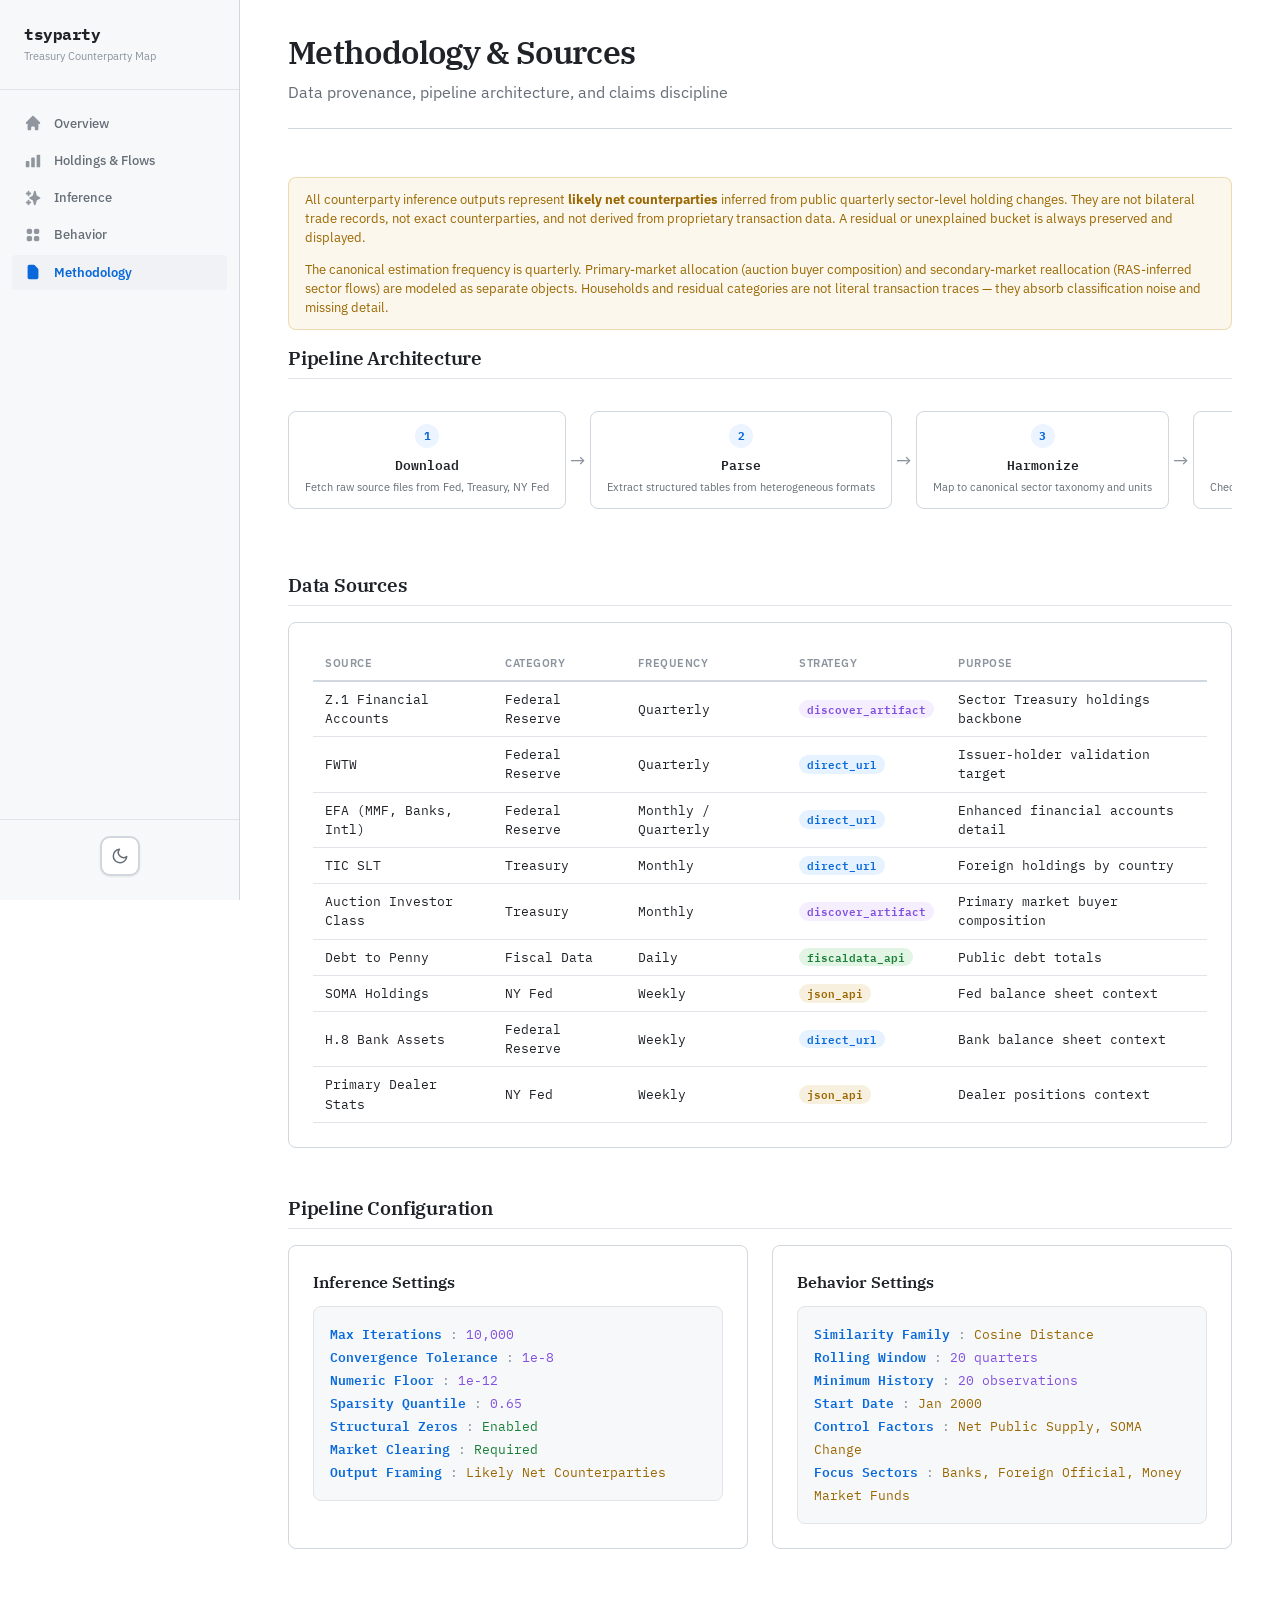
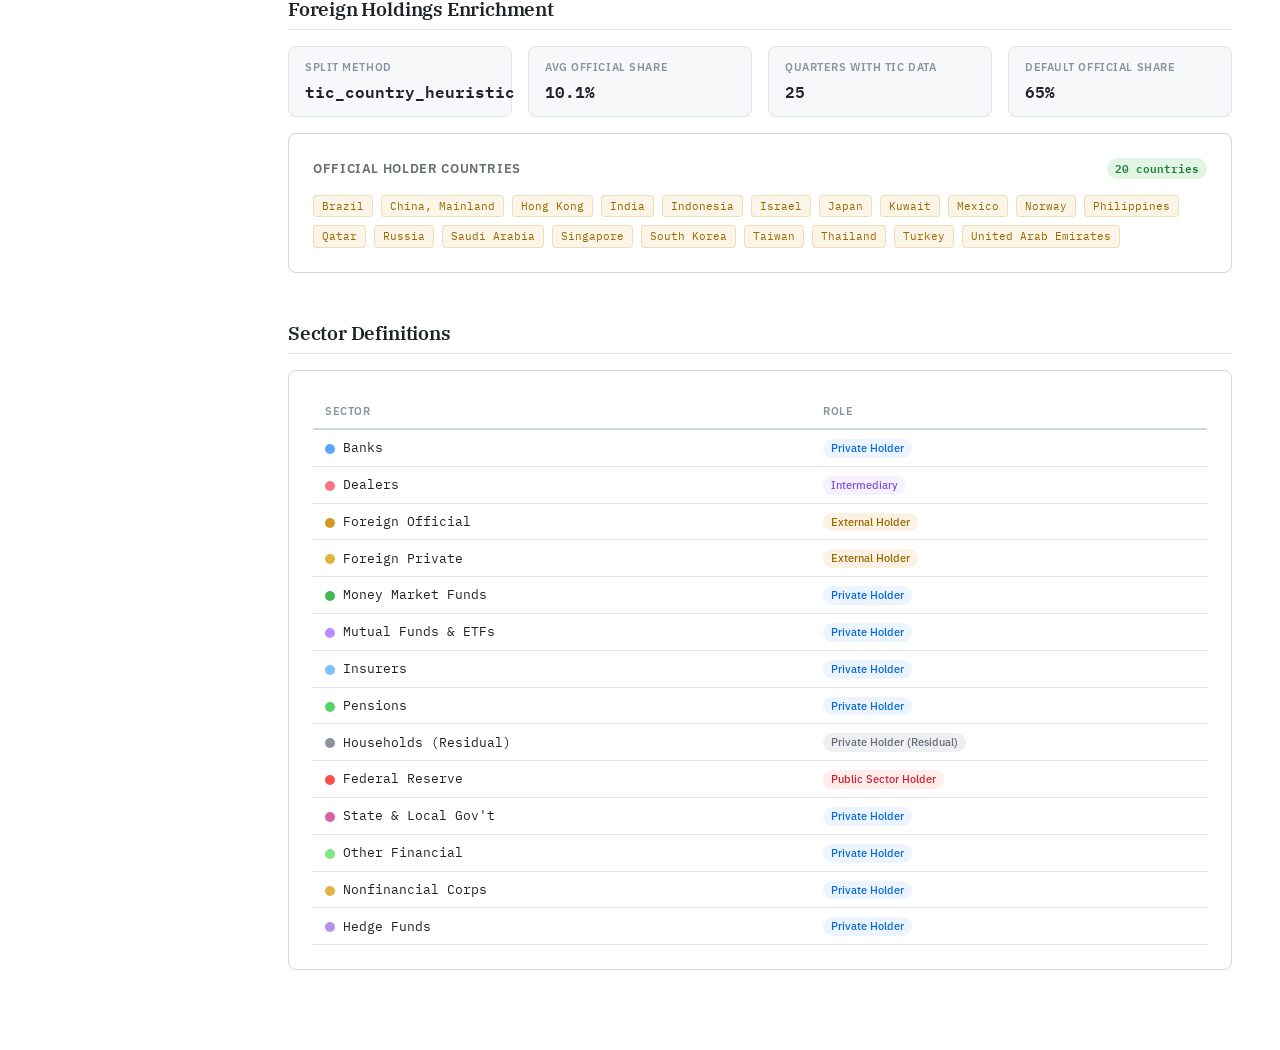
<file: site/methodology.html>
<!DOCTYPE html>
<html lang="en">
<head>
  <meta charset="utf-8">
  <meta name="viewport" content="width=device-width, initial-scale=1">
  <meta name="color-scheme" content="light dark">
  <meta name="theme-color" content="#0d1117" media="(prefers-color-scheme: dark)">
  <meta name="theme-color" content="#ffffff" media="(prefers-color-scheme: light)">
  <title>Methodology & Sources — tsyparty</title>
  <link rel="preconnect" href="https://fonts.googleapis.com">
  <link rel="preconnect" href="https://fonts.gstatic.com" crossorigin>
  <link href="https://fonts.googleapis.com/css2?family=IBM+Plex+Mono:wght@400;500;600;700&family=IBM+Plex+Sans:wght@400;500;600;700&family=IBM+Plex+Serif:wght@400;600;700&display=swap" rel="stylesheet">
  <link rel="stylesheet" href="css/design-system.css">
  <link rel="stylesheet" href="css/components.css">
  <style>
    /* Pipeline flow diagram */
    .pipeline-flow {
      display: flex;
      align-items: center;
      gap: 0;
      overflow-x: auto;
      padding: var(--sp-4) 0;
    }

    .pipeline-step {
      flex-shrink: 0;
      display: flex;
      flex-direction: column;
      align-items: center;
      background: var(--bg-card);
      border: 1px solid var(--border);
      border-radius: var(--radius-md);
      padding: var(--sp-3) var(--sp-4);
      min-width: 110px;
      text-align: center;
      transition: border-color var(--transition-fast), box-shadow var(--transition-fast);
    }

    .pipeline-step:hover {
      border-color: var(--accent-blue);
      box-shadow: var(--shadow-sm);
    }

    .pipeline-step .step-number {
      font-family: var(--font-mono);
      font-size: var(--fs-xs);
      font-weight: 700;
      color: var(--accent-blue);
      background: rgba(88, 166, 255, 0.12);
      width: 24px;
      height: 24px;
      border-radius: 50%;
      display: flex;
      align-items: center;
      justify-content: center;
      margin-bottom: var(--sp-2);
    }

    .pipeline-step .step-name {
      font-family: var(--font-mono);
      font-size: var(--fs-sm);
      font-weight: 600;
      color: var(--text-primary);
      margin-bottom: var(--sp-1);
    }

    .pipeline-step .step-desc {
      font-size: var(--fs-xs);
      color: var(--text-secondary);
      line-height: var(--lh-normal);
    }

    .pipeline-arrow {
      flex-shrink: 0;
      display: flex;
      align-items: center;
      padding: 0 var(--sp-1);
      color: var(--text-muted);
      font-size: var(--fs-lg);
      user-select: none;
    }

    /* Strategy badges */
    .strategy-badge {
      display: inline-block;
      padding: 1px var(--sp-2);
      border-radius: 9999px;
      font-size: var(--fs-xs);
      font-weight: 600;
      font-family: var(--font-mono);
      white-space: nowrap;
    }

    .strategy-badge.discover_artifact {
      background: rgba(188, 140, 255, 0.15);
      color: var(--accent-purple);
    }

    .strategy-badge.direct_url {
      background: rgba(88, 166, 255, 0.15);
      color: var(--accent-blue);
    }

    .strategy-badge.fiscaldata_api {
      background: rgba(63, 185, 80, 0.15);
      color: var(--accent-green);
    }

    .strategy-badge.json_api {
      background: rgba(210, 153, 34, 0.15);
      color: var(--accent-orange);
    }

    /* Config display */
    .config-block {
      background: var(--bg-secondary);
      border: 1px solid var(--border-light);
      border-radius: var(--radius-md);
      padding: var(--sp-4);
      font-family: var(--font-mono);
      font-size: var(--fs-sm);
      line-height: 1.8;
      overflow-x: auto;
    }

    .config-block .config-key {
      color: var(--accent-blue);
      font-weight: 600;
    }

    .config-block .config-sep {
      color: var(--text-muted);
      margin: 0 var(--sp-2);
    }

    .config-block .config-val {
      color: var(--text-primary);
    }

    .config-block .config-val.val-bool {
      color: var(--accent-green);
    }

    .config-block .config-val.val-str {
      color: var(--accent-orange);
    }

    .config-block .config-val.val-num {
      color: var(--accent-purple);
    }

    /* Sector dot */
    .sector-dot {
      display: inline-block;
      width: 10px;
      height: 10px;
      border-radius: 50%;
      margin-right: var(--sp-2);
      vertical-align: middle;
      flex-shrink: 0;
    }

    /* Enrichment metadata display */
    .meta-grid {
      display: grid;
      grid-template-columns: repeat(auto-fit, minmax(200px, 1fr));
      gap: var(--sp-4);
      margin-bottom: var(--sp-4);
    }

    .meta-item {
      background: var(--bg-secondary);
      border: 1px solid var(--border-light);
      border-radius: var(--radius-md);
      padding: var(--sp-3) var(--sp-4);
    }

    .meta-item .meta-label {
      font-size: var(--fs-xs);
      font-weight: 600;
      color: var(--text-muted);
      text-transform: uppercase;
      letter-spacing: 0.05em;
      margin-bottom: var(--sp-1);
    }

    .meta-item .meta-value {
      font-family: var(--font-mono);
      font-size: var(--fs-md);
      font-weight: 600;
      color: var(--text-primary);
    }

    .country-list {
      display: flex;
      flex-wrap: wrap;
      gap: var(--sp-2);
    }

    .country-tag {
      display: inline-block;
      padding: 2px var(--sp-2);
      background: rgba(210, 153, 34, 0.1);
      border: 1px solid rgba(210, 153, 34, 0.25);
      border-radius: var(--radius-sm);
      font-family: var(--font-mono);
      font-size: var(--fs-xs);
      color: var(--accent-orange);
    }

    /* Role badge in sector table */
    .role-badge {
      display: inline-block;
      padding: 1px var(--sp-2);
      border-radius: 9999px;
      font-size: var(--fs-xs);
      font-weight: 500;
      font-family: var(--font-sans);
    }

    .role-badge.role-issuer {
      background: rgba(248, 81, 73, 0.12);
      color: var(--accent-red);
    }

    .role-badge.role-public {
      background: rgba(248, 81, 73, 0.10);
      color: var(--accent-red);
    }

    .role-badge.role-private {
      background: rgba(88, 166, 255, 0.12);
      color: var(--accent-blue);
    }

    .role-badge.role-intermediary {
      background: rgba(188, 140, 255, 0.12);
      color: var(--accent-purple);
    }

    .role-badge.role-external {
      background: rgba(210, 153, 34, 0.12);
      color: var(--accent-orange);
    }

    .role-badge.role-residual {
      background: rgba(139, 148, 158, 0.15);
      color: var(--text-secondary);
    }

    /* Disclaimer extended */
    .disclaimer p {
      margin-bottom: var(--sp-3);
    }

    .disclaimer p:last-child {
      margin-bottom: 0;
    }

    /* Card title inside config blocks */
    .config-card-title {
      font-family: var(--font-serif);
      font-size: var(--fs-md);
      font-weight: 600;
      margin-bottom: var(--sp-3);
      color: var(--text-primary);
    }

    /* Responsive pipeline flow */
    @media (max-width: 900px) {
      .pipeline-flow {
        flex-wrap: wrap;
        gap: var(--sp-2);
        justify-content: center;
      }
      .pipeline-arrow {
        display: none;
      }
      .pipeline-step {
        min-width: 100px;
      }
    }
  </style>
  <script src="js/theme.js"></script>
</head>
<body>
  <div class="page-wrapper">
    <nav class="sidebar">
      <div class="sidebar-brand">
        <h2>tsyparty</h2>
        <div class="brand-sub">Treasury Counterparty Map</div>
      </div>
      <ul class="nav-links">
        <li><a href="index.html">
          <svg class="nav-icon" viewBox="0 0 20 20" fill="currentColor"><path d="M10.707 2.293a1 1 0 00-1.414 0l-7 7a1 1 0 001.414 1.414L4 10.414V17a1 1 0 001 1h2a1 1 0 001-1v-2a1 1 0 011-1h2a1 1 0 011 1v2a1 1 0 001 1h2a1 1 0 001-1v-6.586l.293.293a1 1 0 001.414-1.414l-7-7z"/></svg>
          Overview
        </a></li>
        <li><a href="holdings.html">
          <svg class="nav-icon" viewBox="0 0 20 20" fill="currentColor"><path d="M2 11a1 1 0 011-1h2a1 1 0 011 1v5a1 1 0 01-1 1H3a1 1 0 01-1-1v-5zm6-4a1 1 0 011-1h2a1 1 0 011 1v9a1 1 0 01-1 1H9a1 1 0 01-1-1V7zm6-3a1 1 0 011-1h2a1 1 0 011 1v12a1 1 0 01-1 1h-2a1 1 0 01-1-1V4z"/></svg>
          Holdings & Flows
        </a></li>
        <li><a href="inference.html">
          <svg class="nav-icon" viewBox="0 0 20 20" fill="currentColor"><path fill-rule="evenodd" d="M5 2a1 1 0 011 1v1h1a1 1 0 010 2H6v1a1 1 0 01-2 0V6H3a1 1 0 010-2h1V3a1 1 0 011-1zm0 10a1 1 0 011 1v1h1a1 1 0 110 2H6v1a1 1 0 11-2 0v-1H3a1 1 0 110-2h1v-1a1 1 0 011-1zm7-10a1 1 0 01.967.744L14.146 7.2 17.5 9.134a1 1 0 010 1.732l-3.354 1.935-1.18 4.455a1 1 0 01-1.933 0L9.854 12.8 6.5 10.866a1 1 0 010-1.732l3.354-1.935 1.18-4.455A1 1 0 0112 2z" clip-rule="evenodd"/></svg>
          Inference
        </a></li>
        <li><a href="behavior.html">
          <svg class="nav-icon" viewBox="0 0 20 20" fill="currentColor"><path d="M5 3a2 2 0 00-2 2v2a2 2 0 002 2h2a2 2 0 002-2V5a2 2 0 00-2-2H5zm0 8a2 2 0 00-2 2v2a2 2 0 002 2h2a2 2 0 002-2v-2a2 2 0 00-2-2H5zm6-6a2 2 0 012-2h2a2 2 0 012 2v2a2 2 0 01-2 2h-2a2 2 0 01-2-2V5zm2 6a2 2 0 00-2 2v2a2 2 0 002 2h2a2 2 0 002-2v-2a2 2 0 00-2-2h-2z"/></svg>
          Behavior
        </a></li>
        <li><a href="methodology.html" class="active">
          <svg class="nav-icon" viewBox="0 0 20 20" fill="currentColor"><path fill-rule="evenodd" d="M4 4a2 2 0 012-2h4.586A2 2 0 0112 2.586L15.414 6A2 2 0 0116 7.414V16a2 2 0 01-2 2H6a2 2 0 01-2-2V4z" clip-rule="evenodd"/></svg>
          Methodology
        </a></li>
      </ul>
      <div class="sidebar-footer">
        <button class="theme-toggle" id="theme-toggle" onclick="toggleTheme()" aria-label="Toggle theme"></button>
      </div>
    </nav>

    <main class="main-content">

      <!-- 1. Page Header -->
      <div class="page-header">
        <h1>Methodology & Sources</h1>
        <p class="subtitle">Data provenance, pipeline architecture, and claims discipline</p>
      </div>

      <!-- 2. Claims Discipline -->
      <div class="disclaimer mb-4">
        <p>All counterparty inference outputs represent <strong>likely net counterparties</strong> inferred from public quarterly sector-level holding changes. They are not bilateral trade records, not exact counterparties, and not derived from proprietary transaction data. A residual or unexplained bucket is always preserved and displayed.</p>
        <p>The canonical estimation frequency is quarterly. Primary-market allocation (auction buyer composition) and secondary-market reallocation (RAS-inferred sector flows) are modeled as separate objects. Households and residual categories are not literal transaction traces &mdash; they absorb classification noise and missing detail.</p>
      </div>

      <!-- 3. Pipeline Architecture -->
      <div class="section">
        <h2 class="section-title">Pipeline Architecture</h2>
        <div class="pipeline-flow">
          <div class="pipeline-step">
            <div class="step-number">1</div>
            <div class="step-name">Download</div>
            <div class="step-desc">Fetch raw source files from Fed, Treasury, NY Fed</div>
          </div>
          <div class="pipeline-arrow">&rarr;</div>
          <div class="pipeline-step">
            <div class="step-number">2</div>
            <div class="step-name">Parse</div>
            <div class="step-desc">Extract structured tables from heterogeneous formats</div>
          </div>
          <div class="pipeline-arrow">&rarr;</div>
          <div class="pipeline-step">
            <div class="step-number">3</div>
            <div class="step-name">Harmonize</div>
            <div class="step-desc">Map to canonical sector taxonomy and units</div>
          </div>
          <div class="pipeline-arrow">&rarr;</div>
          <div class="pipeline-step">
            <div class="step-number">4</div>
            <div class="step-name">Validate</div>
            <div class="step-desc">Check coverage, totals, and cross-source consistency</div>
          </div>
          <div class="pipeline-arrow">&rarr;</div>
          <div class="pipeline-step">
            <div class="step-number">5</div>
            <div class="step-name">Baseline</div>
            <div class="step-desc">Compute holding changes and supply deltas</div>
          </div>
          <div class="pipeline-arrow">&rarr;</div>
          <div class="pipeline-step">
            <div class="step-number">6</div>
            <div class="step-name">Primary Mkt</div>
            <div class="step-desc">Allocate auction issuance to buyer classes</div>
          </div>
          <div class="pipeline-arrow">&rarr;</div>
          <div class="pipeline-step">
            <div class="step-number">7</div>
            <div class="step-name">Inference</div>
            <div class="step-desc">RAS balancing to infer net counterparty flows</div>
          </div>
          <div class="pipeline-arrow">&rarr;</div>
          <div class="pipeline-step">
            <div class="step-number">8</div>
            <div class="step-name">Enrich Foreign</div>
            <div class="step-desc">Split foreign holdings into official vs private</div>
          </div>
          <div class="pipeline-arrow">&rarr;</div>
          <div class="pipeline-step">
            <div class="step-number">9</div>
            <div class="step-name">Similarity</div>
            <div class="step-desc">Compute cosine distance and factor-adjusted sector comovement</div>
          </div>
        </div>
      </div>

      <!-- 4. Data Sources Table -->
      <div class="section">
        <h2 class="section-title">Data Sources</h2>
        <div class="card">
          <table class="data-table">
            <thead>
              <tr>
                <th>Source</th>
                <th>Category</th>
                <th>Frequency</th>
                <th>Strategy</th>
                <th>Purpose</th>
              </tr>
            </thead>
            <tbody>
              <tr>
                <td>Z.1 Financial Accounts</td>
                <td>Federal Reserve</td>
                <td>Quarterly</td>
                <td><span class="strategy-badge discover_artifact">discover_artifact</span></td>
                <td>Sector Treasury holdings backbone</td>
              </tr>
              <tr>
                <td>FWTW</td>
                <td>Federal Reserve</td>
                <td>Quarterly</td>
                <td><span class="strategy-badge direct_url">direct_url</span></td>
                <td>Issuer-holder validation target</td>
              </tr>
              <tr>
                <td>EFA (MMF, Banks, Intl)</td>
                <td>Federal Reserve</td>
                <td>Monthly / Quarterly</td>
                <td><span class="strategy-badge direct_url">direct_url</span></td>
                <td>Enhanced financial accounts detail</td>
              </tr>
              <tr>
                <td>TIC SLT</td>
                <td>Treasury</td>
                <td>Monthly</td>
                <td><span class="strategy-badge direct_url">direct_url</span></td>
                <td>Foreign holdings by country</td>
              </tr>
              <tr>
                <td>Auction Investor Class</td>
                <td>Treasury</td>
                <td>Monthly</td>
                <td><span class="strategy-badge discover_artifact">discover_artifact</span></td>
                <td>Primary market buyer composition</td>
              </tr>
              <tr>
                <td>Debt to Penny</td>
                <td>Fiscal Data</td>
                <td>Daily</td>
                <td><span class="strategy-badge fiscaldata_api">fiscaldata_api</span></td>
                <td>Public debt totals</td>
              </tr>
              <tr>
                <td>SOMA Holdings</td>
                <td>NY Fed</td>
                <td>Weekly</td>
                <td><span class="strategy-badge json_api">json_api</span></td>
                <td>Fed balance sheet context</td>
              </tr>
              <tr>
                <td>H.8 Bank Assets</td>
                <td>Federal Reserve</td>
                <td>Weekly</td>
                <td><span class="strategy-badge direct_url">direct_url</span></td>
                <td>Bank balance sheet context</td>
              </tr>
              <tr>
                <td>Primary Dealer Stats</td>
                <td>NY Fed</td>
                <td>Weekly</td>
                <td><span class="strategy-badge json_api">json_api</span></td>
                <td>Dealer positions context</td>
              </tr>
            </tbody>
          </table>
        </div>
      </div>

      <!-- 5. Configuration Display -->
      <div class="section">
        <h2 class="section-title">Pipeline Configuration</h2>
        <div class="grid-2">
          <div class="card">
            <div class="config-card-title">Inference Settings</div>
            <div class="config-block">
              <div><span class="config-key">Max Iterations</span><span class="config-sep">:</span><span class="config-val val-num">10,000</span></div>
              <div><span class="config-key">Convergence Tolerance</span><span class="config-sep">:</span><span class="config-val val-num">1e-8</span></div>
              <div><span class="config-key">Numeric Floor</span><span class="config-sep">:</span><span class="config-val val-num">1e-12</span></div>
              <div><span class="config-key">Sparsity Quantile</span><span class="config-sep">:</span><span class="config-val val-num">0.65</span></div>
              <div><span class="config-key">Structural Zeros</span><span class="config-sep">:</span><span class="config-val val-bool">Enabled</span></div>
              <div><span class="config-key">Market Clearing</span><span class="config-sep">:</span><span class="config-val val-bool">Required</span></div>
              <div><span class="config-key">Output Framing</span><span class="config-sep">:</span><span class="config-val val-str">Likely Net Counterparties</span></div>
            </div>
          </div>
          <div class="card">
            <div class="config-card-title">Behavior Settings</div>
            <div class="config-block">
              <div><span class="config-key">Similarity Family</span><span class="config-sep">:</span><span class="config-val val-str">Cosine Distance</span></div>
              <div><span class="config-key">Rolling Window</span><span class="config-sep">:</span><span class="config-val val-num">20 quarters</span></div>
              <div><span class="config-key">Minimum History</span><span class="config-sep">:</span><span class="config-val val-num">20 observations</span></div>
              <div><span class="config-key">Start Date</span><span class="config-sep">:</span><span class="config-val val-str">Jan 2000</span></div>
              <div><span class="config-key">Control Factors</span><span class="config-sep">:</span><span class="config-val val-str">Net Public Supply, SOMA Change</span></div>
              <div><span class="config-key">Focus Sectors</span><span class="config-sep">:</span><span class="config-val val-str">Banks, Foreign Official, Money Market Funds</span></div>
            </div>
          </div>
        </div>
      </div>

      <!-- 6. Enrichment Methodology -->
      <div class="section">
        <h2 class="section-title">Foreign Holdings Enrichment</h2>
        <div id="enrichment-section">
          <div class="loading">Loading enrichment metadata...</div>
        </div>
      </div>

      <!-- 7. Sector Definitions (generated from shared label/color maps) -->
      <div class="section">
        <h2 class="section-title">Sector Definitions</h2>
        <div class="card" id="sector-definitions-card"></div>
      </div>

    </main>
  </div>

  <script src="vendor/d3.min.js"></script>
  <script src="vendor/plot.umd.min.js"></script>
  <script src="vendor/papaparse.min.js"></script>
  <script src="js/sector-colors.js"></script>
  <script src="js/data-loader.js"></script>
  <script>
  (async function() {
    // Load enrichment metadata
    try {
      const meta = await fetchJSON("data/derived/enrichment_metadata.json");

      let html = '<div class="meta-grid">';
      html += `<div class="meta-item">
        <div class="meta-label">Split Method</div>
        <div class="meta-value">${escapeHTML(meta.split_method || "—")}</div>
      </div>`;
      html += `<div class="meta-item">
        <div class="meta-label">Avg Official Share</div>
        <div class="meta-value">${meta.avg_official_share != null ? escapeHTML((meta.avg_official_share * 100).toFixed(1) + "%") : "—"}</div>
      </div>`;
      html += `<div class="meta-item">
        <div class="meta-label">Quarters with TIC Data</div>
        <div class="meta-value">${escapeHTML(meta.quarters_with_tic_data ?? "—")}</div>
      </div>`;
      html += `<div class="meta-item">
        <div class="meta-label">Default Official Share</div>
        <div class="meta-value">${meta.default_official_share != null ? escapeHTML((meta.default_official_share * 100).toFixed(0) + "%") : "—"}</div>
      </div>`;
      html += '</div>';

      if (meta.official_holder_countries && meta.official_holder_countries.length > 0) {
        html += '<div class="card">';
        html += '<div class="card-header"><span class="card-title">Official Holder Countries</span>';
        html += `<span class="badge badge-ok">${escapeHTML(meta.official_holder_countries.length)} countries</span></div>`;
        html += '<div class="country-list">';
        for (const country of meta.official_holder_countries) {
          html += `<span class="country-tag">${escapeHTML(country)}</span>`;
        }
        html += '</div></div>';
      }

      document.getElementById("enrichment-section").innerHTML = html;
    } catch (e) {
      document.getElementById("enrichment-section").innerHTML =
        `<div class="empty-state"><div class="empty-text">Could not load enrichment metadata: ${escapeHTML(e.message)}</div></div>`;
    }

    // Generate sector definitions table from shared SECTOR_LABELS map
    const SECTOR_ROLES = {
      fed:                     { role: "Public Sector Holder", css: "role-public" },
      banks:                   { role: "Private Holder",       css: "role-private" },
      dealers:                 { role: "Intermediary",         css: "role-intermediary" },
      money_market_funds:      { role: "Private Holder",       css: "role-private" },
      mutual_funds_etfs:       { role: "Private Holder",       css: "role-private" },
      hedge_funds:             { role: "Private Holder",       css: "role-private" },
      insurers:                { role: "Private Holder",       css: "role-private" },
      pensions:                { role: "Private Holder",       css: "role-private" },
      households_residual:     { role: "Private Holder (Residual)", css: "role-residual" },
      nonfinancial_corporates: { role: "Private Holder",       css: "role-private" },
      state_local_governments: { role: "Private Holder",       css: "role-private" },
      foreigners_official:     { role: "External Holder",      css: "role-external" },
      foreigners_private:      { role: "External Holder",      css: "role-external" },
      other_financial:         { role: "Private Holder",       css: "role-private" },
    };

    // Derive sector list from SECTOR_LABELS, excluding meta keys
    const META_KEYS = new Set(["_residual", "_total"]);
    const sectorKeys = Object.keys(SECTOR_LABELS).filter(k => !META_KEYS.has(k));

    let tableHTML = `<table class="data-table">
      <thead><tr><th>Sector</th><th>Role</th></tr></thead><tbody>`;
    for (const key of sectorKeys) {
      const label = sectorLabel(key);
      const color = sectorColor(key);
      const info = SECTOR_ROLES[key] || { role: "Private Holder", css: "role-private" };
      tableHTML += `<tr>
        <td><span class="sector-dot" style="background:${escapeHTML(color)};"></span>${escapeHTML(label)}</td>
        <td><span class="role-badge ${escapeHTML(info.css)}">${escapeHTML(info.role)}</span></td>
      </tr>`;
    }
    tableHTML += "</tbody></table>";
    document.getElementById("sector-definitions-card").innerHTML = tableHTML;
  })();
  </script>
</body>
</html>
</file>
<file: site/css/design-system.css>
/* ============================================================
   tsyparty design system
   Declares color-scheme so browsers don't force-invert elements.
   Dark default, light via [data-theme="light"].
   ============================================================ */

/* --- Reset --- */
*, *::before, *::after { box-sizing: border-box; margin: 0; padding: 0; }

/* --- Theme variables --- */
:root {
  /* Tell the browser this page handles both themes natively.
     Prevents forced inversion by accessibility/dark-mode features. */
  color-scheme: light dark;

  /* Dark theme (default) */
  --bg-primary:    #0d1117;
  --bg-secondary:  #161b22;
  --bg-card:       #1c2128;
  --bg-hover:      #262c36;
  --border:        #30363d;
  --border-light:  #21262d;
  --text-primary:  #e6edf3;
  --text-secondary:#b1bac4;
  --text-muted:    #6e7681;

  --accent-blue:   #58a6ff;
  --accent-green:  #3fb950;
  --accent-orange: #d29922;
  --accent-red:    #f85149;
  --accent-purple: #bc8cff;
  --accent-cyan:   #56d4dd;
  --accent-pink:   #db61a2;

  /* Shadows */
  --shadow-sm: 0 1px 2px rgba(0,0,0,.3);
  --shadow-md: 0 4px 12px rgba(0,0,0,.4);
  --shadow-lg: 0 8px 24px rgba(0,0,0,.5);

  /* Spacing scale */
  --sp-1: 4px;  --sp-2: 8px;  --sp-3: 12px;
  --sp-4: 16px; --sp-5: 24px; --sp-6: 32px;
  --sp-7: 48px; --sp-8: 64px;

  /* Radii */
  --radius-sm: 4px;
  --radius-md: 8px;
  --radius-lg: 12px;

  /* Typography */
  --font-serif: "IBM Plex Serif", Georgia, "Times New Roman", serif;
  --font-sans: "IBM Plex Sans", -apple-system, BlinkMacSystemFont, "Segoe UI", system-ui, sans-serif;
  --font-mono: "IBM Plex Mono", "SF Mono", "Cascadia Code", "Fira Code", "Consolas", monospace;

  --fs-xs: 0.7rem;   --fs-sm: 0.8rem;  --fs-base: 0.9rem;
  --fs-md: 1rem;      --fs-lg: 1.2rem;  --fs-xl: 1.5rem;
  --fs-2xl: 2rem;     --fs-3xl: 2.5rem;

  --lh-tight: 1.25;  --lh-normal: 1.5; --lh-relaxed: 1.75;

  /* Transitions */
  --transition-fast: 150ms ease;
  --transition-normal: 250ms ease;
}

[data-theme="light"] {
  --bg-primary:    #ffffff;
  --bg-secondary:  #f6f8fa;
  --bg-card:       #ffffff;
  --bg-hover:      #f0f2f5;
  --border:        #d0d7de;
  --border-light:  #e1e4e8;
  --text-primary:  #1f2328;
  --text-secondary:#656d76;
  --text-muted:    #8b949e;

  --accent-blue:   #0969da;
  --accent-green:  #1a7f37;
  --accent-orange: #9a6700;
  --accent-red:    #cf222e;
  --accent-purple: #8250df;
  --accent-cyan:   #0598bc;
  --accent-pink:   #bf3989;

  --shadow-sm: 0 1px 2px rgba(0,0,0,.08);
  --shadow-md: 0 4px 12px rgba(0,0,0,.1);
  --shadow-lg: 0 8px 24px rgba(0,0,0,.12);
}

/* --- Base --- */
html {
  font-size: 16px;
  -webkit-font-smoothing: antialiased;
  -moz-osx-font-smoothing: grayscale;
}

body {
  font-family: var(--font-sans);
  font-size: var(--fs-base);
  line-height: var(--lh-normal);
  color: var(--text-primary);
  background: var(--bg-primary);
  transition: background 0.3s, color 0.3s;
}

/* --- Chart SVG theming (qrawatch pattern) ---
   No !important, no forced fills, no fighting the browser.
   Dark mode: hardcoded fills (proven working in Vivaldi).
   Light mode: zero overrides — let the browser handle it.
   Tooltips: always dark-themed (qrawatch pattern). */

/* 1. DARK MODE only — hardcoded fills */
[data-theme="dark"] .chart-area svg,
[data-theme="dark"] .chart-container svg {
  color-scheme: dark;
  color: #e6edf3 !important;
}
[data-theme="dark"] .chart-area svg text,
[data-theme="dark"] .chart-area svg tspan,
[data-theme="dark"] .chart-container svg text,
[data-theme="dark"] .chart-container svg tspan {
  fill: #e6edf3 !important;
}
[data-theme="dark"] .chart-area svg line,
[data-theme="dark"] .chart-container svg line {
  stroke: #30363d !important;
}
[data-theme="dark"] .chart-area figure > div span,
[data-theme="dark"] .chart-area figure > div {
  color: #e6edf3 !important;
}

/* 2. LIGHT MODE — nothing. Zero SVG overrides.
   Observable Plot uses var(--text-secondary) via its style object.
   Vivaldi/browser can freely adjust all CSS properties. */

/* 3. Tooltips — always dark-themed (qrawatch pattern).
   Dark bg + white text is readable in every browser/theme:
   - Standard: dark popup on light page ✓
   - Vivaldi forced-dark: both get inverted → light popup, dark text ✓
   - Dark mode: matches naturally ✓
   No !important so Vivaldi can still invert if it wants. */
[aria-label="tip"] text,
[aria-label="tip"] tspan {
  fill: #f0f0f0;
}
[aria-label="tip"] rect,
[aria-label="tip"] path {
  fill: #0f1729;
  stroke: #334155;
}
[aria-label="tip"] div,
[aria-label="tip"] span {
  color: #f0f0f0;
  background: #0f1729;
  border-color: #334155;
}

/* --- Typography --- */
h1, h2, h3 { font-family: var(--font-serif); font-weight: 600; line-height: var(--lh-tight); }
h1 { font-size: var(--fs-2xl); letter-spacing: -0.02em; }
h2 { font-size: var(--fs-xl); letter-spacing: -0.01em; }
h3 { font-size: var(--fs-lg); }

.text-secondary { color: var(--text-secondary); }
.text-muted { color: var(--text-muted); }
.text-mono { font-family: var(--font-mono); }
.text-sm { font-size: var(--fs-sm); }
.text-xs { font-size: var(--fs-xs); }

a { color: var(--accent-blue); text-decoration: none; }
a:hover { text-decoration: underline; }

/* --- Layout --- */
.page-wrapper {
  display: flex;
  min-height: 100vh;
}

.main-content {
  flex: 1;
  min-width: 0;
  padding: var(--sp-6) var(--sp-7);
  max-width: 1400px;
  margin: 0 auto;
}

.page-header {
  margin-bottom: var(--sp-7);
  padding-bottom: var(--sp-5);
  border-bottom: 1px solid var(--border);
}

.page-header h1 { margin-bottom: var(--sp-2); }
.page-header .subtitle { color: var(--text-secondary); font-size: var(--fs-md); }

/* Grid layouts */
.grid-2 { display: grid; grid-template-columns: repeat(2, 1fr); gap: var(--sp-5); }
.grid-3 { display: grid; grid-template-columns: repeat(3, 1fr); gap: var(--sp-5); }
.grid-4 { display: grid; grid-template-columns: repeat(4, 1fr); gap: var(--sp-5); }
.grid-auto { display: grid; grid-template-columns: repeat(auto-fit, minmax(280px, 1fr)); gap: var(--sp-5); }

.section { margin-bottom: var(--sp-7); }
.section-title {
  font-size: var(--fs-lg);
  margin-bottom: var(--sp-4);
  padding-bottom: var(--sp-2);
  border-bottom: 1px solid var(--border-light);
}

/* Responsive */
@media (max-width: 1200px) {
  .grid-4 { grid-template-columns: repeat(2, 1fr); }
}
@media (max-width: 768px) {
  .grid-2, .grid-3, .grid-4 { grid-template-columns: 1fr; }
  .main-content { padding: var(--sp-4) var(--sp-4); }
  .page-wrapper { flex-direction: column; }
}

/* --- Utility --- */
.flex { display: flex; }
.flex-col { flex-direction: column; }
.items-center { align-items: center; }
.justify-between { justify-content: space-between; }
.gap-2 { gap: var(--sp-2); }
.gap-3 { gap: var(--sp-3); }
.gap-4 { gap: var(--sp-4); }
.gap-5 { gap: var(--sp-5); }
.mt-2 { margin-top: var(--sp-2); }
.mt-4 { margin-top: var(--sp-4); }
.mt-6 { margin-top: var(--sp-6); }
.mb-2 { margin-bottom: var(--sp-2); }
.mb-4 { margin-bottom: var(--sp-4); }
.w-full { width: 100%; }
</file>
<file: site/css/components.css>
/* ============================================================
   Components
   ============================================================ */

/* --- Sidebar nav --- */
.sidebar {
  width: 240px;
  flex-shrink: 0;
  background: var(--bg-secondary);
  border-right: 1px solid var(--border);
  padding: var(--sp-5) 0;
  position: sticky;
  top: 0;
  height: 100vh;
  overflow-y: auto;
  display: flex;
  flex-direction: column;
}

.sidebar-brand {
  padding: 0 var(--sp-5) var(--sp-5);
  border-bottom: 1px solid var(--border-light);
  margin-bottom: var(--sp-4);
}

.sidebar-brand h2 {
  font-family: var(--font-mono);
  font-size: var(--fs-md);
  font-weight: 700;
  letter-spacing: -0.03em;
  color: var(--text-primary);
}

.sidebar-brand .brand-sub {
  font-size: var(--fs-xs);
  color: var(--text-muted);
  font-family: var(--font-sans);
  margin-top: var(--sp-1);
}

.nav-links {
  list-style: none;
  padding: 0 var(--sp-3);
  flex: 1;
}

.nav-links li { margin-bottom: 2px; }

.nav-links a {
  display: flex;
  align-items: center;
  gap: var(--sp-3);
  padding: var(--sp-2) var(--sp-3);
  border-radius: var(--radius-sm);
  color: var(--text-secondary);
  font-size: var(--fs-sm);
  font-weight: 500;
  transition: all var(--transition-fast);
  text-decoration: none;
}

.nav-links a:hover {
  background: var(--bg-hover);
  color: var(--text-primary);
  text-decoration: none;
}

.nav-links a.active {
  background: var(--bg-hover);
  color: var(--accent-blue);
  font-weight: 600;
}

.nav-links .nav-icon {
  width: 18px;
  height: 18px;
  opacity: 0.7;
  flex-shrink: 0;
}

.nav-links a.active .nav-icon,
.nav-links a:hover .nav-icon { opacity: 1; }

.sidebar-footer {
  padding: var(--sp-4) var(--sp-5) 0;
  border-top: 1px solid var(--border-light);
  margin-top: auto;
}

/* --- Theme toggle --- */
.theme-toggle {
  display: flex;
  align-items: center;
  justify-content: center;
  width: 40px;
  height: 40px;
  margin: 0 auto;
  border-radius: 10px;
  color: var(--text-secondary);
  background: var(--bg-card);
  border: 2px solid var(--border);
  box-shadow: var(--shadow-sm);
  cursor: pointer;
  transition: background 0.2s, color 0.2s, border-color 0.2s;
}

.theme-toggle:hover {
  background: var(--bg-hover);
  color: var(--accent-blue);
  border-color: var(--accent-blue);
}

.theme-toggle svg {
  width: 18px;
  height: 18px;
}

/* --- Cards --- */
.card {
  background: var(--bg-card);
  border: 1px solid var(--border);
  border-radius: var(--radius-md);
  padding: var(--sp-5);
  transition: box-shadow var(--transition-fast);
}

.card:hover { box-shadow: var(--shadow-sm); }

.card-header {
  display: flex;
  align-items: center;
  justify-content: space-between;
  margin-bottom: var(--sp-4);
}

.card-title {
  font-size: var(--fs-sm);
  font-weight: 600;
  color: var(--text-secondary);
  text-transform: uppercase;
  letter-spacing: 0.05em;
}

/* --- Metric cards --- */
.metric-card {
  background: var(--bg-card);
  border: 1px solid var(--border);
  border-radius: var(--radius-md);
  padding: var(--sp-4) var(--sp-5);
}

.metric-label {
  font-size: var(--fs-xs);
  font-weight: 600;
  color: var(--text-muted);
  text-transform: uppercase;
  letter-spacing: 0.06em;
  margin-bottom: var(--sp-1);
}

.metric-value {
  font-family: var(--font-mono);
  font-size: var(--fs-xl);
  font-weight: 700;
  color: var(--text-primary);
  line-height: 1.2;
}

.metric-sub {
  font-size: var(--fs-xs);
  color: var(--text-secondary);
  margin-top: var(--sp-1);
}

.metric-value.accent-blue { color: var(--accent-blue); }
.metric-value.accent-green { color: var(--accent-green); }
.metric-value.accent-orange { color: var(--accent-orange); }
.metric-value.accent-purple { color: var(--accent-purple); }

/* --- Status badge --- */
.badge {
  display: inline-flex;
  align-items: center;
  gap: var(--sp-1);
  padding: 2px var(--sp-2);
  border-radius: 9999px;
  font-size: var(--fs-xs);
  font-weight: 600;
  font-family: var(--font-mono);
}

.badge-ok {
  background: rgba(63, 185, 80, 0.15);
  color: var(--accent-green);
}

.badge-no-data {
  background: rgba(210, 153, 34, 0.15);
  color: var(--accent-orange);
}

.badge-error {
  background: rgba(248, 81, 73, 0.15);
  color: var(--accent-red);
}

/* --- Tables --- */
.data-table {
  width: 100%;
  border-collapse: collapse;
  font-family: var(--font-mono);
  font-size: var(--fs-sm);
}

.data-table th {
  text-align: left;
  font-size: var(--fs-xs);
  font-weight: 600;
  font-family: var(--font-sans);
  color: var(--text-muted);
  text-transform: uppercase;
  letter-spacing: 0.05em;
  padding: var(--sp-2) var(--sp-3);
  border-bottom: 2px solid var(--border);
  white-space: nowrap;
}

.data-table td {
  padding: var(--sp-2) var(--sp-3);
  border-bottom: 1px solid var(--border-light);
  color: var(--text-primary);
}

.data-table tr:hover td {
  background: var(--bg-hover);
}

.data-table .num {
  text-align: right;
  font-variant-numeric: tabular-nums;
}

/* --- Chart containers --- */
.chart-container {
  background: var(--bg-card);
  border: 1px solid var(--border);
  border-radius: var(--radius-md);
  padding: var(--sp-5);
  min-height: 300px;
}

.chart-container .chart-title {
  font-family: var(--font-serif);
  font-size: var(--fs-md);
  font-weight: 600;
  margin-bottom: var(--sp-1);
}

.chart-container .chart-subtitle {
  font-size: var(--fs-xs);
  color: var(--text-secondary);
  margin-bottom: var(--sp-4);
}

.chart-area {
  width: 100%;
  overflow-x: auto;
}

/* Observable Plot overrides */
.chart-area svg {
  font-family: var(--font-mono) !important;
}

.chart-area [aria-label="tip"] {
  font-family: var(--font-mono);
  font-size: var(--fs-xs);
}

/* --- Controls --- */
.controls {
  display: flex;
  align-items: center;
  gap: var(--sp-3);
  margin-bottom: var(--sp-4);
  flex-wrap: wrap;
}

.control-group {
  display: flex;
  align-items: center;
  gap: var(--sp-2);
}

.control-label {
  font-size: var(--fs-xs);
  font-weight: 600;
  color: var(--text-muted);
  text-transform: uppercase;
  letter-spacing: 0.04em;
}

select, input[type="range"] {
  font-family: var(--font-mono);
  font-size: var(--fs-sm);
  background: var(--bg-secondary);
  color: var(--text-primary);
  border: 1px solid var(--border);
  border-radius: var(--radius-sm);
  padding: var(--sp-1) var(--sp-2);
}

select:focus, input:focus {
  outline: 2px solid var(--accent-blue);
  outline-offset: 1px;
}

/* --- Collapsible --- */
details {
  border: 1px solid var(--border);
  border-radius: var(--radius-md);
  background: var(--bg-card);
}

details summary {
  padding: var(--sp-3) var(--sp-4);
  cursor: pointer;
  font-weight: 600;
  font-size: var(--fs-sm);
  color: var(--text-secondary);
  list-style: none;
  display: flex;
  align-items: center;
  gap: var(--sp-2);
}

details summary::before {
  content: "\25B6";
  font-size: var(--fs-xs);
  transition: transform var(--transition-fast);
}

details[open] summary::before {
  transform: rotate(90deg);
}

details .details-body {
  padding: 0 var(--sp-4) var(--sp-4);
}

/* --- Loading spinner --- */
.loading {
  display: flex;
  align-items: center;
  justify-content: center;
  min-height: 200px;
  color: var(--text-muted);
  font-size: var(--fs-sm);
}

.loading::before {
  content: "";
  width: 20px;
  height: 20px;
  border: 2px solid var(--border);
  border-top-color: var(--accent-blue);
  border-radius: 50%;
  animation: spin 0.8s linear infinite;
  margin-right: var(--sp-3);
}

@keyframes spin { to { transform: rotate(360deg); } }

/* --- Empty state --- */
.empty-state {
  display: flex;
  flex-direction: column;
  align-items: center;
  justify-content: center;
  padding: var(--sp-8) var(--sp-5);
  color: var(--text-muted);
  text-align: center;
}

.empty-state .empty-icon { font-size: 2rem; margin-bottom: var(--sp-3); opacity: 0.5; }
.empty-state .empty-text { font-size: var(--fs-sm); }

/* --- Disclaimer --- */
.disclaimer {
  background: rgba(210, 153, 34, 0.08);
  border: 1px solid rgba(210, 153, 34, 0.3);
  border-radius: var(--radius-md);
  padding: var(--sp-3) var(--sp-4);
  font-size: var(--fs-sm);
  color: var(--accent-orange);
}

/* Mobile sidebar */
@media (max-width: 768px) {
  .sidebar {
    width: 100%;
    height: auto;
    position: relative;
    flex-direction: row;
    flex-wrap: wrap;
    padding: var(--sp-3);
  }
  .sidebar-brand { border-bottom: none; padding-bottom: 0; margin-bottom: 0; }
  .nav-links { display: flex; flex-wrap: wrap; gap: var(--sp-1); padding: var(--sp-2); }
  .nav-links li { margin-bottom: 0; }
  .sidebar-footer { border-top: none; margin-top: 0; padding-top: 0; }
}
</file>
